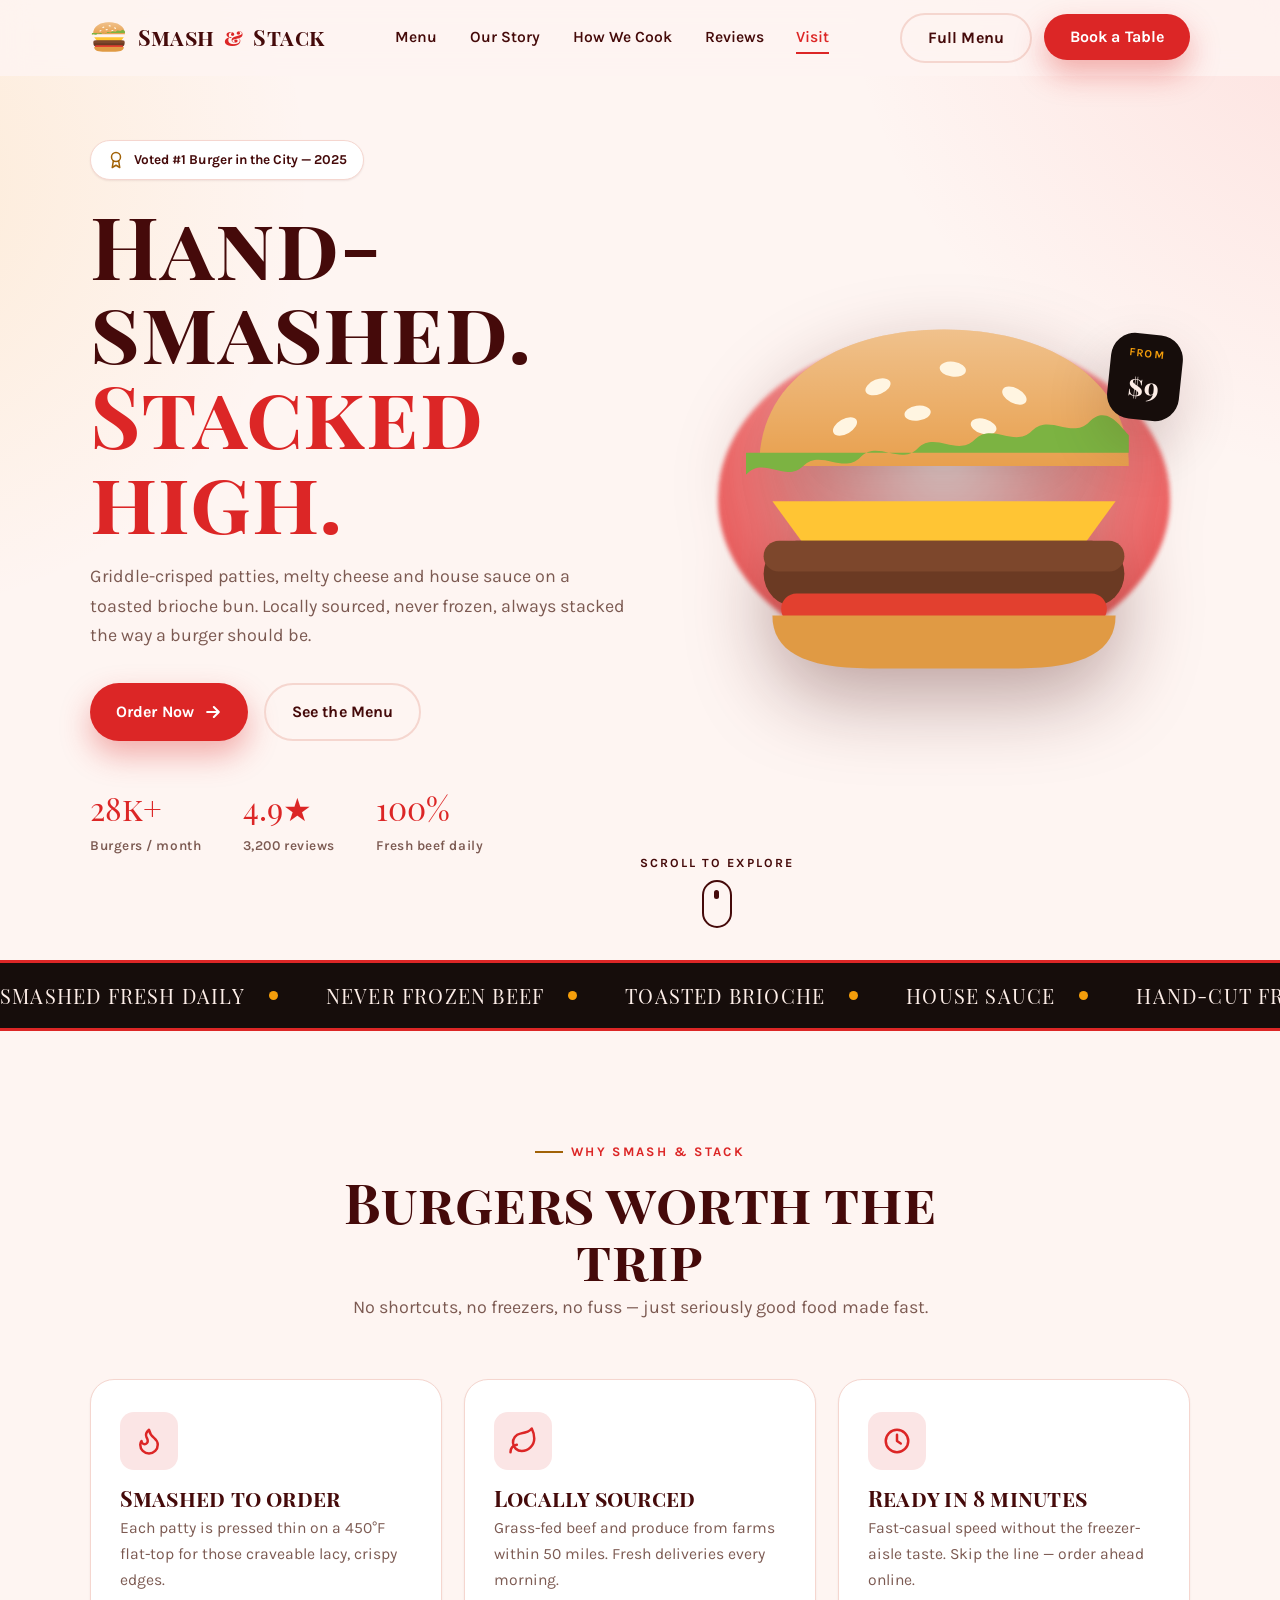
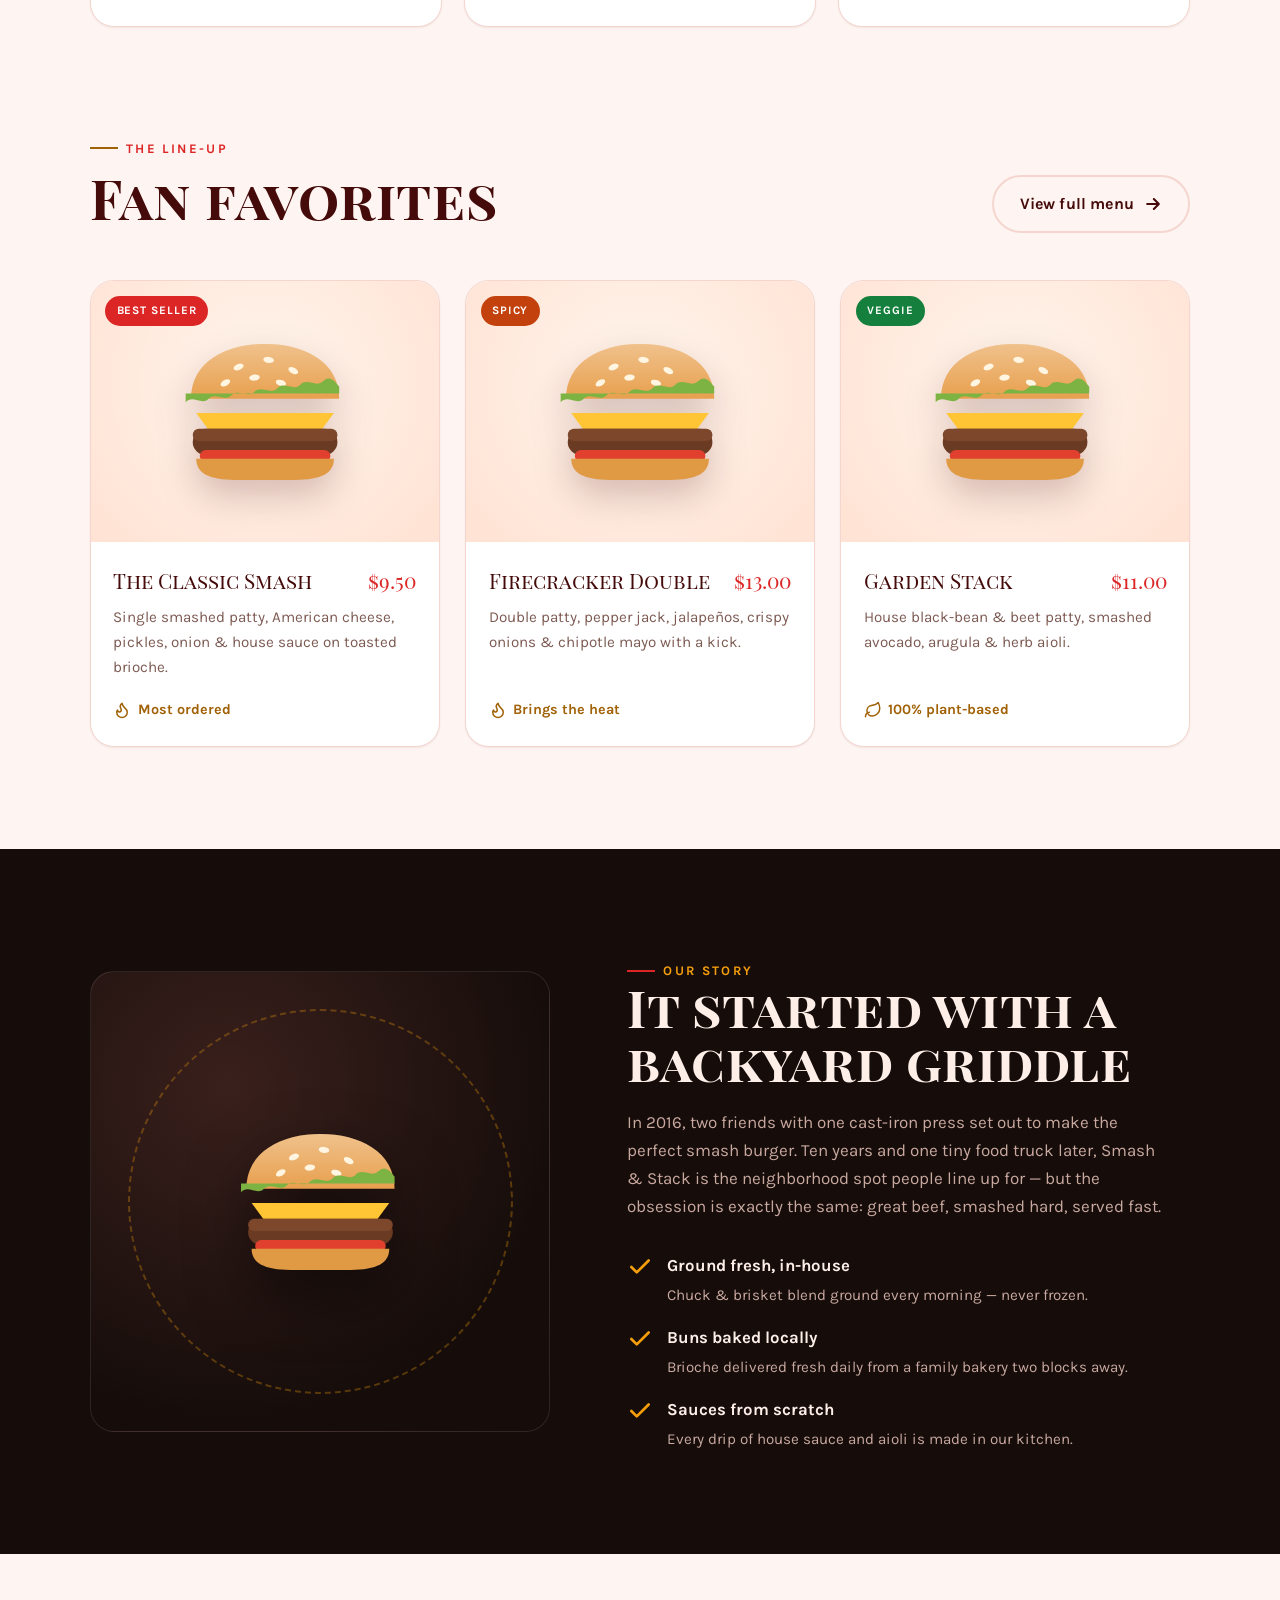
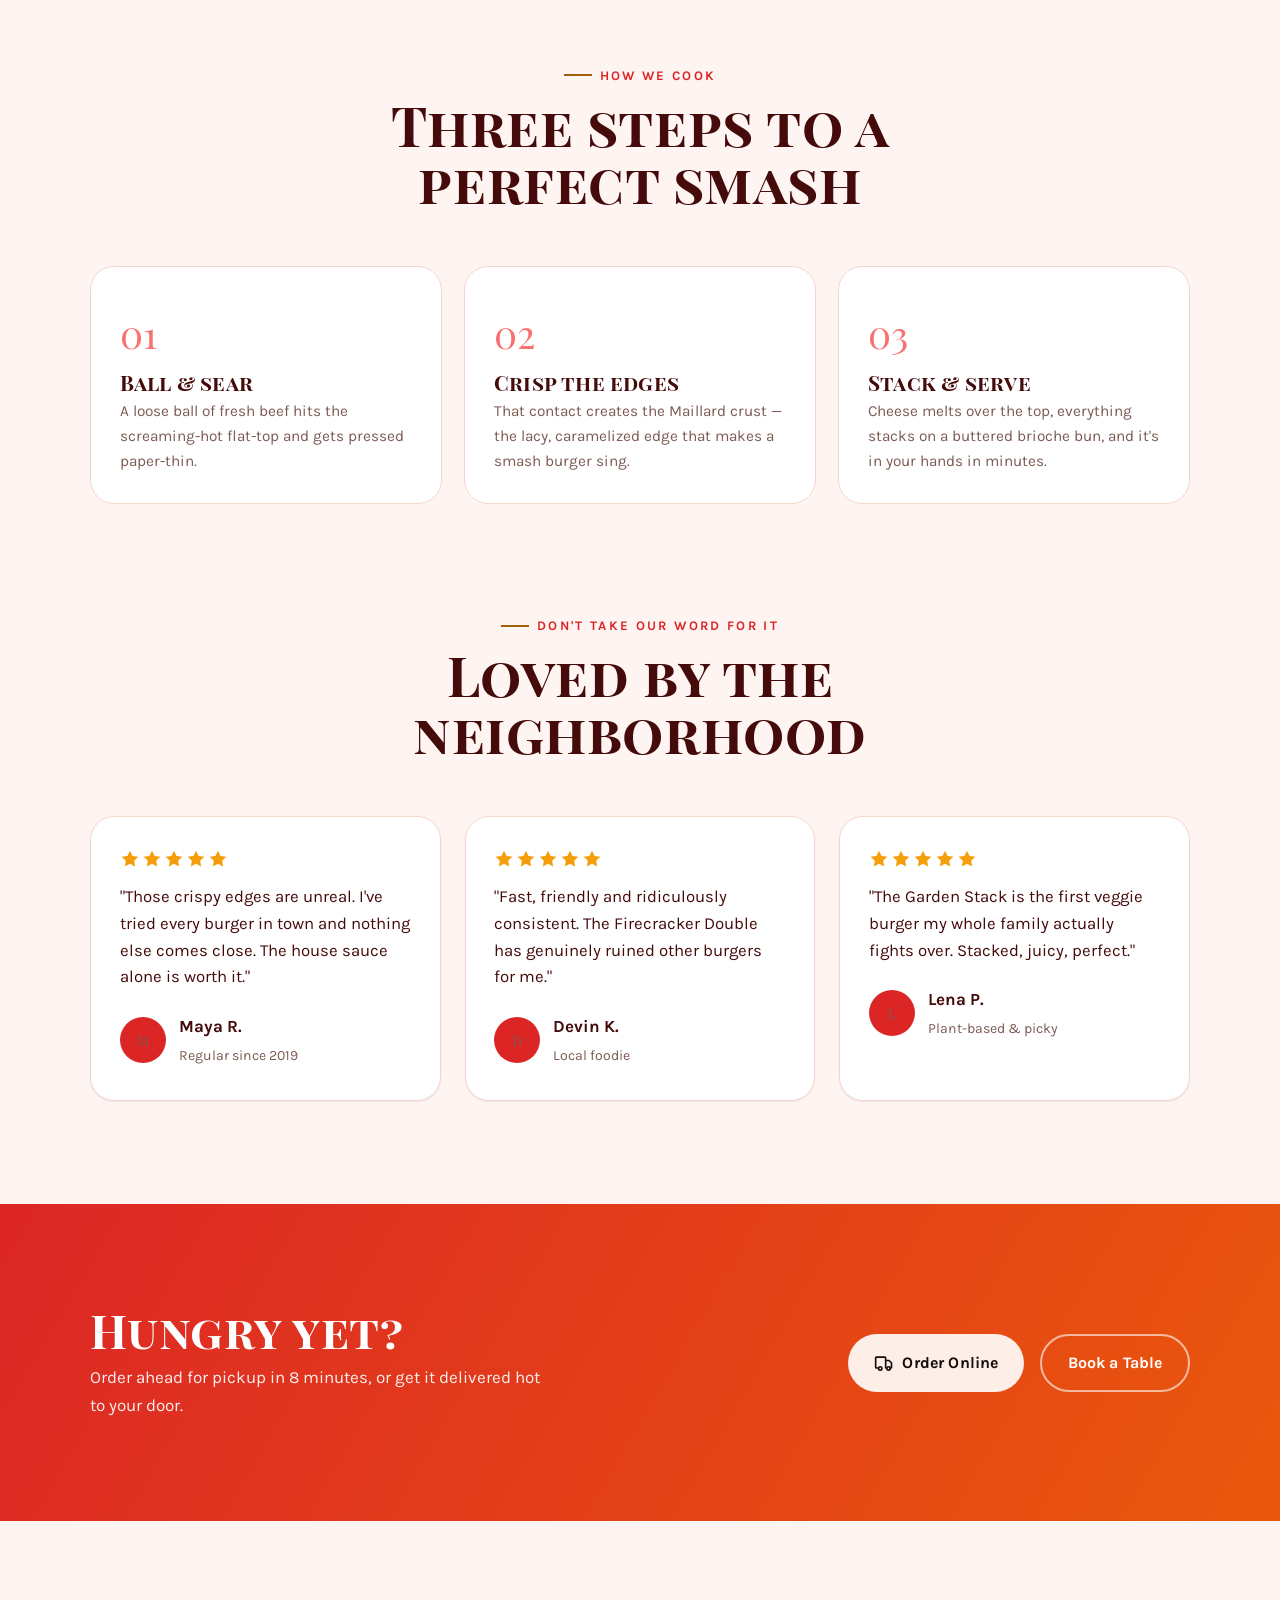
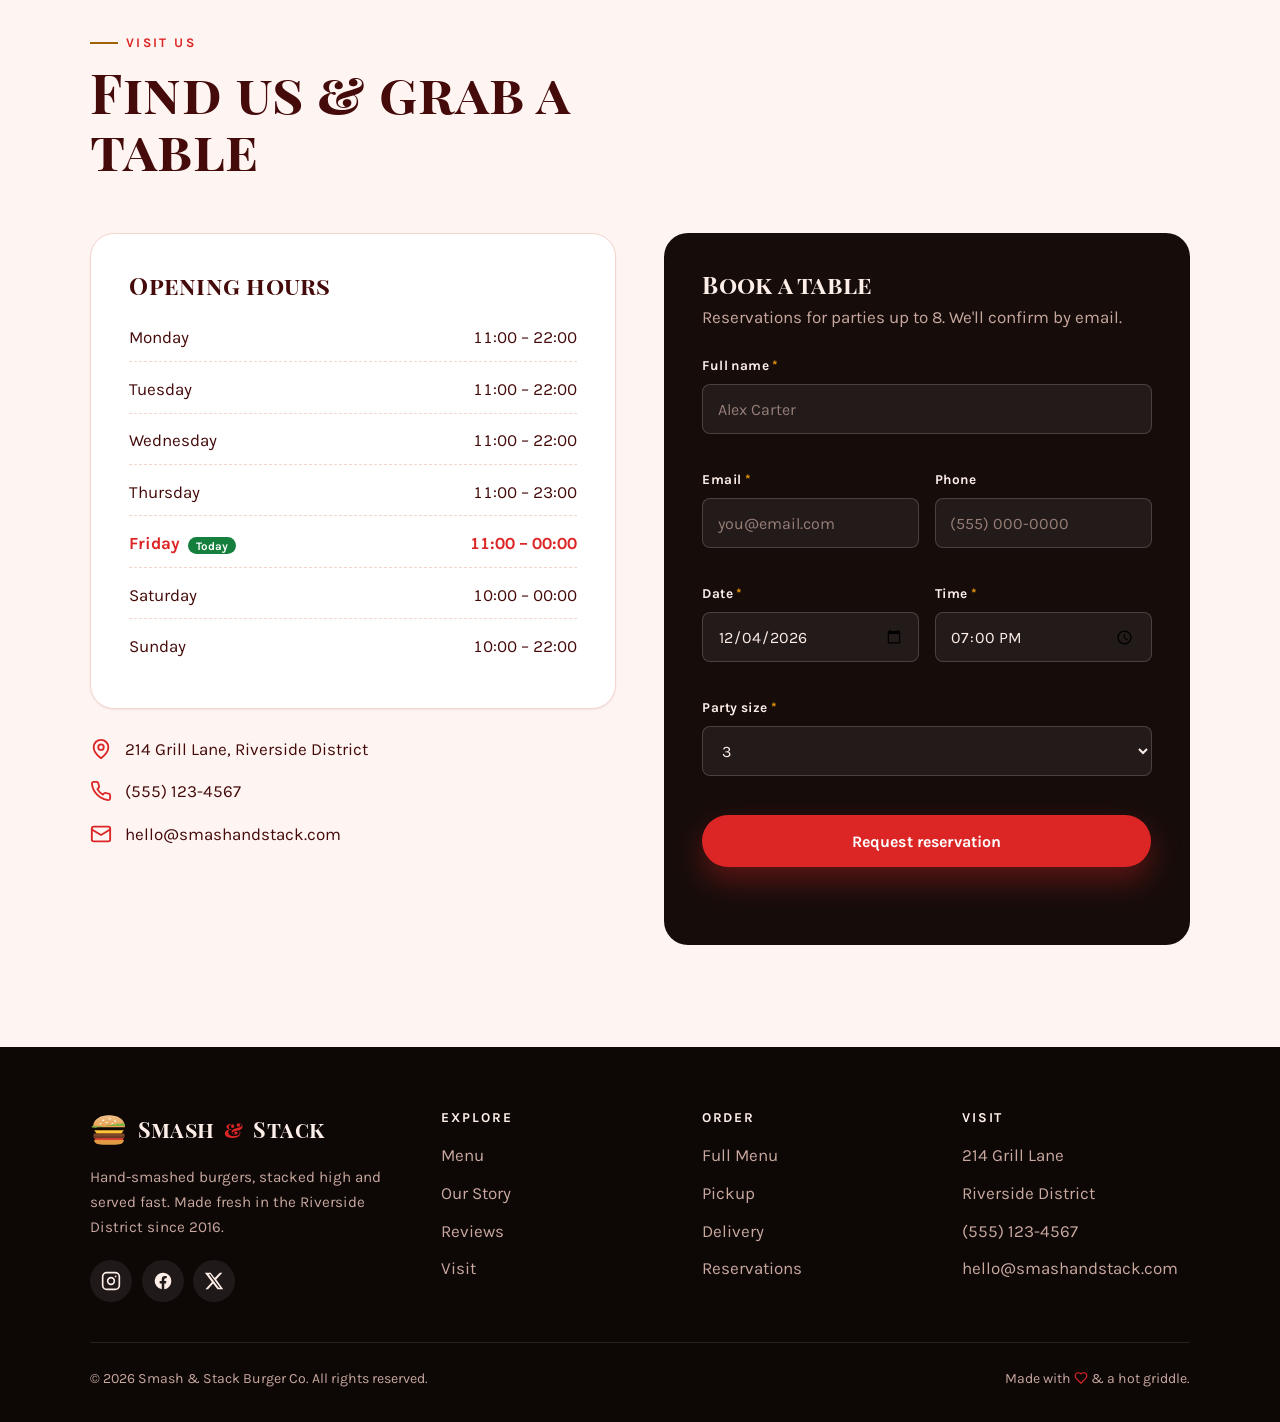
<file: index.html>
<!DOCTYPE html>
<html lang="en">
<head>
  <meta charset="UTF-8" />
  <meta name="viewport" content="width=device-width, initial-scale=1" />
  <title>Smash &amp; Stack — Hand-Smashed Burgers</title>
  <meta name="description" content="Smash &amp; Stack serves hand-smashed, locally-sourced burgers with crispy edges and stacked-high flavor. Dine in, take out, or order online." />
  <meta name="theme-color" content="#dc2626" />

  <!-- Fonts -->
  <link rel="preconnect" href="https://fonts.googleapis.com" />
  <link rel="preconnect" href="https://fonts.gstatic.com" crossorigin />
  <link href="https://fonts.googleapis.com/css2?family=Karla:wght@300;400;500;600;700&family=Playfair+Display+SC:wght@400;700&display=swap" rel="stylesheet" />

  <link rel="stylesheet" href="css/styles.css" />
  <link rel="icon" href="assets/favicon.svg" type="image/svg+xml" />
</head>
<body>
  <a href="#main" class="btn btn-primary" style="position:absolute;left:-999px;top:0;z-index:200" onfocus="this.style.left='1rem';this.style.top='0.5rem'" onblur="this.style.left='-999px'">Skip to content</a>

  <div class="scroll-progress" id="progress" aria-hidden="true"></div>

  <!-- ============================ SVG SPRITE ========================== -->
  <svg width="0" height="0" style="position:absolute" aria-hidden="true" focusable="false">
    <defs>
      <!-- Burger illustration -->
      <symbol id="ic-burger" viewBox="0 0 200 170">
        <!-- top bun -->
        <path d="M16 70 C16 28 56 8 100 8 C144 8 184 28 184 70 Z" fill="#e8a04e"/>
        <path d="M16 70 C16 28 56 8 100 8 C144 8 184 28 184 70 Z" fill="url(#bunShine)" opacity=".5"/>
        <!-- sesame -->
        <g fill="#fff5e1">
          <ellipse cx="70" cy="34" rx="6" ry="3.4" transform="rotate(-22 70 34)"/>
          <ellipse cx="104" cy="26" rx="6" ry="3.4" transform="rotate(8 104 26)"/>
          <ellipse cx="132" cy="38" rx="6" ry="3.4" transform="rotate(28 132 38)"/>
          <ellipse cx="88" cy="46" rx="6" ry="3.4" transform="rotate(-8 88 46)"/>
          <ellipse cx="118" cy="52" rx="6" ry="3.4" transform="rotate(16 118 52)"/>
          <ellipse cx="55" cy="52" rx="6" ry="3.4" transform="rotate(-30 55 52)"/>
        </g>
        <!-- lettuce -->
        <path d="M10 74c8-9 18 4 26-4s18 4 26-4 18 4 26-4 18 4 26-4 18 4 26-4 18 4 26-4 14 2 18 6v8H10Z" fill="#7cb342"/>
        <!-- cheese -->
        <path d="M22 86h156l-16 22c-3 4-7 6-12 6H50c-5 0-9-2-12-6Z" fill="#ffc534"/>
        <path d="M40 110l10 16M150 110l-8 14M96 112l2 16" stroke="#f5a623" stroke-width="3" stroke-linecap="round" fill="none" opacity=".55"/>
        <!-- patty -->
        <rect x="18" y="104" width="164" height="30" rx="15" fill="#6b3a23"/>
        <rect x="18" y="104" width="164" height="14" rx="7" fill="#7d472c"/>
        <!-- tomato -->
        <rect x="26" y="128" width="148" height="14" rx="7" fill="#e2402f"/>
        <!-- bottom bun -->
        <path d="M22 138h156c0 16-14 24-44 24H66c-30 0-44-8-44-24Z" fill="#e09a44"/>
      </symbol>

      <linearGradient id="bunShine" x1="0" y1="0" x2="0" y2="1">
        <stop offset="0" stop-color="#fff" stop-opacity=".7"/>
        <stop offset="1" stop-color="#fff" stop-opacity="0"/>
      </linearGradient>

      <!-- Icons (stroke, 24px) -->
      <symbol id="i-flame" viewBox="0 0 24 24" fill="none" stroke="currentColor" stroke-width="2" stroke-linecap="round" stroke-linejoin="round"><path d="M8.5 14.5A2.5 2.5 0 0 0 11 12c0-1.38-.5-2-1-3-1.072-2.143-.224-4.054 2-6 .5 2.5 2 4.9 4 6.5 2 1.6 3 3.5 3 5.5a7 7 0 1 1-14 0c0-1.153.433-2.294 1-3a2.5 2.5 0 0 0 2.5 2.5z"/></symbol>
      <symbol id="i-leaf" viewBox="0 0 24 24" fill="none" stroke="currentColor" stroke-width="2" stroke-linecap="round" stroke-linejoin="round"><path d="M11 20A7 7 0 0 1 9.8 6.1C15.5 5 17 4.48 19 2c1 2 2 4.18 2 8 0 5.5-4.78 10-10 10Z"/><path d="M2 21c0-3 1.85-5.36 5.08-6"/></symbol>
      <symbol id="i-clock" viewBox="0 0 24 24" fill="none" stroke="currentColor" stroke-width="2" stroke-linecap="round" stroke-linejoin="round"><circle cx="12" cy="12" r="9"/><path d="M12 7v5l3 2"/></symbol>
      <symbol id="i-truck" viewBox="0 0 24 24" fill="none" stroke="currentColor" stroke-width="2" stroke-linecap="round" stroke-linejoin="round"><path d="M14 18V6a1 1 0 0 0-1-1H3a1 1 0 0 0-1 1v11a1 1 0 0 0 1 1h2"/><path d="M14 9h4l3 3v5a1 1 0 0 1-1 1h-1"/><circle cx="7.5" cy="18.5" r="2"/><circle cx="17.5" cy="18.5" r="2"/></symbol>
      <symbol id="i-star" viewBox="0 0 24 24" fill="currentColor"><path d="m12 2 3.09 6.26L22 9.27l-5 4.87 1.18 6.88L12 17.77l-6.18 3.25L7 14.14 2 9.27l6.91-1.01z"/></symbol>
      <symbol id="i-check" viewBox="0 0 24 24" fill="none" stroke="currentColor" stroke-width="2.5" stroke-linecap="round" stroke-linejoin="round"><path d="M20 6 9 17l-5-5"/></symbol>
      <symbol id="i-arrow" viewBox="0 0 24 24" fill="none" stroke="currentColor" stroke-width="2.5" stroke-linecap="round" stroke-linejoin="round"><path d="M5 12h14M13 6l6 6-6 6"/></symbol>
      <symbol id="i-pin" viewBox="0 0 24 24" fill="none" stroke="currentColor" stroke-width="2" stroke-linecap="round" stroke-linejoin="round"><path d="M20 10c0 6-8 12-8 12s-8-6-8-12a8 8 0 0 1 16 0Z"/><circle cx="12" cy="10" r="3"/></symbol>
      <symbol id="i-phone" viewBox="0 0 24 24" fill="none" stroke="currentColor" stroke-width="2" stroke-linecap="round" stroke-linejoin="round"><path d="M22 16.92v3a2 2 0 0 1-2.18 2 19.79 19.79 0 0 1-8.63-3.07 19.5 19.5 0 0 1-6-6 19.79 19.79 0 0 1-3.07-8.67A2 2 0 0 1 4.11 2h3a2 2 0 0 1 2 1.72c.13.96.36 1.9.7 2.81a2 2 0 0 1-.45 2.11L8.09 9.91a16 16 0 0 0 6 6l1.27-1.27a2 2 0 0 1 2.11-.45c.91.34 1.85.57 2.81.7A2 2 0 0 1 22 16.92Z"/></symbol>
      <symbol id="i-mail" viewBox="0 0 24 24" fill="none" stroke="currentColor" stroke-width="2" stroke-linecap="round" stroke-linejoin="round"><rect x="2" y="4" width="20" height="16" rx="2"/><path d="m22 7-10 6L2 7"/></symbol>
      <symbol id="i-menu" viewBox="0 0 24 24" fill="none" stroke="currentColor" stroke-width="2.2" stroke-linecap="round"><path d="M4 6h16M4 12h16M4 18h16"/></symbol>
      <symbol id="i-close" viewBox="0 0 24 24" fill="none" stroke="currentColor" stroke-width="2.2" stroke-linecap="round"><path d="M6 6l12 12M18 6 6 18"/></symbol>
      <symbol id="i-award" viewBox="0 0 24 24" fill="none" stroke="currentColor" stroke-width="2" stroke-linecap="round" stroke-linejoin="round"><circle cx="12" cy="8" r="6"/><path d="M15.477 12.89 17 22l-5-3-5 3 1.523-9.11"/></symbol>
      <symbol id="i-heart" viewBox="0 0 24 24" fill="none" stroke="currentColor" stroke-width="2" stroke-linecap="round" stroke-linejoin="round"><path d="M19 14c1.49-1.46 3-3.21 3-5.5A5.5 5.5 0 0 0 16.5 3c-1.76 0-3 .5-4.5 2-1.5-1.5-2.74-2-4.5-2A5.5 5.5 0 0 0 2 8.5c0 2.3 1.5 4.05 3 5.5l7 7Z"/></symbol>
      <symbol id="i-ig" viewBox="0 0 24 24" fill="none" stroke="currentColor" stroke-width="2" stroke-linecap="round" stroke-linejoin="round"><rect x="2" y="2" width="20" height="20" rx="5"/><circle cx="12" cy="12" r="4"/><path d="M17.5 6.5h.01"/></symbol>
      <symbol id="i-fb" viewBox="0 0 24 24" fill="currentColor"><path d="M22 12a10 10 0 1 0-11.5 9.9v-7H8v-2.9h2.5V9.8c0-2.5 1.5-3.9 3.8-3.9 1.1 0 2.2.2 2.2.2v2.5h-1.3c-1.2 0-1.6.8-1.6 1.6v1.9H16l-.4 2.9h-2.1v7A10 10 0 0 0 22 12Z"/></symbol>
      <symbol id="i-x" viewBox="0 0 24 24" fill="currentColor"><path d="M18.9 2H22l-7.3 8.3L23 22h-6.8l-5.3-6.9L4.8 22H1.7l7.8-8.9L1 2h7l4.8 6.3Zm-1.2 18h1.7L7.4 3.8H5.6Z"/></symbol>
    </defs>
  </svg>

  <!-- ============================== NAV ============================== -->
  <header class="nav" id="nav">
    <div class="container nav__inner">
      <a class="brand" href="index.html" aria-label="Smash and Stack home">
        <svg class="brand__mark" aria-hidden="true"><use href="#ic-burger"/></svg>
        Smash<b>&amp;</b>Stack
      </a>

      <nav class="nav__links" id="navLinks" aria-label="Primary">
        <a href="#menu">Menu</a>
        <a href="#about">Our Story</a>
        <a href="#how">How We Cook</a>
        <a href="#reviews">Reviews</a>
        <a href="#visit">Visit</a>
      </nav>

      <div class="nav__cta">
        <a href="menu.html" class="btn btn-ghost">Full Menu</a>
        <a href="#reserve" class="btn btn-primary">Book a Table</a>
        <button class="nav__toggle" id="navToggle" aria-label="Open menu" aria-expanded="false" aria-controls="navLinks">
          <svg aria-hidden="true"><use href="#i-menu" id="toggleIcon"/></svg>
        </button>
      </div>
    </div>
  </header>

  <main id="main">
    <!-- ============================ HERO ============================ -->
    <section class="hero">
      <div class="container hero__grid">
        <div class="hero__copy">
          <span class="hero__badge"><svg aria-hidden="true"><use href="#i-award"/></svg> Voted #1 Burger in the City — 2025</span>
          <h1>Hand-smashed.<br /><span class="flame">Stacked high.</span></h1>
          <p class="lead">Griddle-crisped patties, melty cheese and house sauce on a toasted brioche bun. Locally sourced, never frozen, always stacked the way a burger should be.</p>
          <div class="hero__actions">
            <a href="menu.html" class="btn btn-primary">Order Now <svg aria-hidden="true"><use href="#i-arrow"/></svg></a>
            <a href="#menu" class="btn btn-ghost">See the Menu</a>
          </div>
          <div class="hero__stats">
            <div><div class="stat__num">28k+</div><div class="stat__label">Burgers / month</div></div>
            <div><div class="stat__num">4.9★</div><div class="stat__label">3,200 reviews</div></div>
            <div><div class="stat__num">100%</div><div class="stat__label">Fresh beef daily</div></div>
          </div>
        </div>

        <div class="hero__art">
          <div class="disc" aria-hidden="true"></div>
          <svg class="burger" viewBox="0 0 200 170" role="img" aria-label="The Smash &amp; Stack signature double burger"><use href="#ic-burger"/></svg>
          <div class="price-tag" aria-hidden="true"><small>FROM</small><b>$9</b></div>
        </div>
      </div>

      <a href="#discover" class="scroll-cue" id="scrollCue" aria-label="Scroll to explore">
        <span>Scroll to explore</span>
        <span class="scroll-cue__dot" aria-hidden="true"></span>
      </a>
    </section>

    <!-- =========================== MARQUEE ========================== -->
    <div class="marquee" aria-hidden="true">
      <div class="marquee__track">
        <span>SMASHED FRESH DAILY</span><span>NEVER FROZEN BEEF</span><span>TOASTED BRIOCHE</span><span>HOUSE SAUCE</span><span>HAND-CUT FRIES</span>
        <span>SMASHED FRESH DAILY</span><span>NEVER FROZEN BEEF</span><span>TOASTED BRIOCHE</span><span>HOUSE SAUCE</span><span>HAND-CUT FRIES</span>
      </div>
    </div>

    <!-- =========================== FEATURES ========================= -->
    <section class="section" id="discover">
      <div class="container">
        <div class="section-head center reveal">
          <span class="eyebrow">Why Smash &amp; Stack</span>
          <h2 class="section-title">Burgers worth the trip</h2>
          <p class="lead">No shortcuts, no freezers, no fuss — just seriously good food made fast.</p>
        </div>
        <div class="features__grid">
          <article class="feature reveal">
            <div class="feature__icon"><svg aria-hidden="true"><use href="#i-flame"/></svg></div>
            <h3>Smashed to order</h3>
            <p>Each patty is pressed thin on a 450°F flat-top for those craveable lacy, crispy edges.</p>
          </article>
          <article class="feature reveal">
            <div class="feature__icon"><svg aria-hidden="true"><use href="#i-leaf"/></svg></div>
            <h3>Locally sourced</h3>
            <p>Grass-fed beef and produce from farms within 50 miles. Fresh deliveries every morning.</p>
          </article>
          <article class="feature reveal">
            <div class="feature__icon"><svg aria-hidden="true"><use href="#i-clock"/></svg></div>
            <h3>Ready in 8 minutes</h3>
            <p>Fast-casual speed without the freezer-aisle taste. Skip the line — order ahead online.</p>
          </article>
        </div>
      </div>
    </section>

    <!-- ========================= MENU PREVIEW ======================= -->
    <section class="section" id="menu" style="padding-top:0">
      <div class="container">
        <div class="menu-preview__head reveal">
          <div>
            <span class="eyebrow">The Line-up</span>
            <h2 class="section-title">Fan favorites</h2>
          </div>
          <a href="menu.html" class="btn btn-ghost">View full menu <svg aria-hidden="true"><use href="#i-arrow"/></svg></a>
        </div>

        <div class="menu-grid">
          <article class="card reveal">
            <div class="card__media"><span class="card__tag">Best Seller</span><svg class="burger" aria-hidden="true"><use href="#ic-burger"/></svg></div>
            <div class="card__body">
              <div class="card__row"><span class="card__name">The Classic Smash</span><span class="card__price">$9.50</span></div>
              <p class="card__desc">Single smashed patty, American cheese, pickles, onion &amp; house sauce on toasted brioche.</p>
              <div class="card__foot"><svg aria-hidden="true"><use href="#i-flame"/></svg> Most ordered</div>
            </div>
          </article>

          <article class="card reveal">
            <div class="card__media"><span class="card__tag spicy">Spicy</span><svg class="burger" aria-hidden="true"><use href="#ic-burger"/></svg></div>
            <div class="card__body">
              <div class="card__row"><span class="card__name">Firecracker Double</span><span class="card__price">$13.00</span></div>
              <p class="card__desc">Double patty, pepper jack, jalapeños, crispy onions &amp; chipotle mayo with a kick.</p>
              <div class="card__foot"><svg aria-hidden="true"><use href="#i-flame"/></svg> Brings the heat</div>
            </div>
          </article>

          <article class="card reveal">
            <div class="card__media"><span class="card__tag veg">Veggie</span><svg class="burger" aria-hidden="true"><use href="#ic-burger"/></svg></div>
            <div class="card__body">
              <div class="card__row"><span class="card__name">Garden Stack</span><span class="card__price">$11.00</span></div>
              <p class="card__desc">House black-bean &amp; beet patty, smashed avocado, arugula &amp; herb aioli.</p>
              <div class="card__foot"><svg aria-hidden="true"><use href="#i-leaf"/></svg> 100% plant-based</div>
            </div>
          </article>
        </div>
      </div>
    </section>

    <!-- ============================ ABOUT =========================== -->
    <section class="section about" id="about">
      <div class="container about__grid">
        <div class="about__visual reveal" aria-hidden="true">
          <div class="ring"></div>
          <svg class="burger"><use href="#ic-burger"/></svg>
        </div>
        <div class="reveal">
          <span class="eyebrow">Our Story</span>
          <h2>It started with a backyard griddle</h2>
          <p>In 2016, two friends with one cast-iron press set out to make the perfect smash burger. Ten years and one tiny food truck later, Smash &amp; Stack is the neighborhood spot people line up for — but the obsession is exactly the same: great beef, smashed hard, served fast.</p>
          <ul class="about__points">
            <li><svg aria-hidden="true"><use href="#i-check"/></svg><div><b>Ground fresh, in-house</b><span>Chuck &amp; brisket blend ground every morning — never frozen.</span></div></li>
            <li><svg aria-hidden="true"><use href="#i-check"/></svg><div><b>Buns baked locally</b><span>Brioche delivered fresh daily from a family bakery two blocks away.</span></div></li>
            <li><svg aria-hidden="true"><use href="#i-check"/></svg><div><b>Sauces from scratch</b><span>Every drip of house sauce and aioli is made in our kitchen.</span></div></li>
          </ul>
        </div>
      </div>
    </section>

    <!-- ============================= HOW ============================ -->
    <section class="section" id="how">
      <div class="container">
        <div class="section-head center reveal">
          <span class="eyebrow">How We Cook</span>
          <h2 class="section-title">Three steps to a perfect smash</h2>
        </div>
        <div class="steps">
          <article class="step reveal"><h3>Ball &amp; sear</h3><p>A loose ball of fresh beef hits the screaming-hot flat-top and gets pressed paper-thin.</p></article>
          <article class="step reveal"><h3>Crisp the edges</h3><p>That contact creates the Maillard crust — the lacy, caramelized edge that makes a smash burger sing.</p></article>
          <article class="step reveal"><h3>Stack &amp; serve</h3><p>Cheese melts over the top, everything stacks on a buttered brioche bun, and it's in your hands in minutes.</p></article>
        </div>
      </div>
    </section>

    <!-- ========================= TESTIMONIALS ======================= -->
    <section class="section" id="reviews" style="padding-top:0">
      <div class="container">
        <div class="section-head center reveal">
          <span class="eyebrow">Don't take our word for it</span>
          <h2 class="section-title">Loved by the neighborhood</h2>
        </div>
        <div class="testi-grid">
          <figure class="testi reveal">
            <div class="testi__stars" aria-label="5 out of 5 stars"><svg aria-hidden="true"><use href="#i-star"/></svg><svg aria-hidden="true"><use href="#i-star"/></svg><svg aria-hidden="true"><use href="#i-star"/></svg><svg aria-hidden="true"><use href="#i-star"/></svg><svg aria-hidden="true"><use href="#i-star"/></svg></div>
            <blockquote>"Those crispy edges are unreal. I've tried every burger in town and nothing else comes close. The house sauce alone is worth it."</blockquote>
            <figcaption class="testi__by"><span class="testi__avatar">M</span><div><b>Maya R.</b><span>Regular since 2019</span></div></figcaption>
          </figure>
          <figure class="testi reveal">
            <div class="testi__stars" aria-label="5 out of 5 stars"><svg aria-hidden="true"><use href="#i-star"/></svg><svg aria-hidden="true"><use href="#i-star"/></svg><svg aria-hidden="true"><use href="#i-star"/></svg><svg aria-hidden="true"><use href="#i-star"/></svg><svg aria-hidden="true"><use href="#i-star"/></svg></div>
            <blockquote>"Fast, friendly and ridiculously consistent. The Firecracker Double has genuinely ruined other burgers for me."</blockquote>
            <figcaption class="testi__by"><span class="testi__avatar">D</span><div><b>Devin K.</b><span>Local foodie</span></div></figcaption>
          </figure>
          <figure class="testi reveal">
            <div class="testi__stars" aria-label="5 out of 5 stars"><svg aria-hidden="true"><use href="#i-star"/></svg><svg aria-hidden="true"><use href="#i-star"/></svg><svg aria-hidden="true"><use href="#i-star"/></svg><svg aria-hidden="true"><use href="#i-star"/></svg><svg aria-hidden="true"><use href="#i-star"/></svg></div>
            <blockquote>"The Garden Stack is the first veggie burger my whole family actually fights over. Stacked, juicy, perfect."</blockquote>
            <figcaption class="testi__by"><span class="testi__avatar">L</span><div><b>Lena P.</b><span>Plant-based &amp; picky</span></div></figcaption>
          </figure>
        </div>
      </div>
    </section>

    <!-- =========================== CTA BAND ========================= -->
    <section class="section cta-band">
      <div class="container cta-band__inner">
        <div>
          <h2>Hungry yet?</h2>
          <p>Order ahead for pickup in 8 minutes, or get it delivered hot to your door.</p>
        </div>
        <div style="display:flex;gap:1rem;flex-wrap:wrap">
          <a href="menu.html" class="btn btn-light"><svg aria-hidden="true"><use href="#i-truck"/></svg> Order Online</a>
          <a href="#reserve" class="btn btn-ghost" style="color:#fff;border-color:rgba(255,255,255,.6)">Book a Table</a>
        </div>
      </div>
    </section>

    <!-- ======================= VISIT / RESERVE ====================== -->
    <section class="section" id="visit">
      <div class="container">
        <div class="section-head reveal">
          <span class="eyebrow">Visit Us</span>
          <h2 class="section-title">Find us &amp; grab a table</h2>
        </div>

        <div class="visit__grid">
          <div class="reveal">
            <div class="hours-card">
              <h3>Opening hours</h3>
              <ul class="hours" id="hours">
                <li data-day="1"><span>Monday</span><span>11:00 – 22:00</span></li>
                <li data-day="2"><span>Tuesday</span><span>11:00 – 22:00</span></li>
                <li data-day="3"><span>Wednesday</span><span>11:00 – 22:00</span></li>
                <li data-day="4"><span>Thursday</span><span>11:00 – 23:00</span></li>
                <li data-day="5"><span>Friday</span><span>11:00 – 00:00</span></li>
                <li data-day="6"><span>Saturday</span><span>10:00 – 00:00</span></li>
                <li data-day="0"><span>Sunday</span><span>10:00 – 22:00</span></li>
              </ul>
            </div>
            <ul class="contact-list">
              <li><svg aria-hidden="true"><use href="#i-pin"/></svg> 214 Grill Lane, Riverside District</li>
              <li><svg aria-hidden="true"><use href="#i-phone"/></svg> <a href="tel:+15551234567">(555) 123-4567</a></li>
              <li><svg aria-hidden="true"><use href="#i-mail"/></svg> <a href="mailto:hello@smashandstack.com">hello@smashandstack.com</a></li>
            </ul>
          </div>

          <div class="reveal">
            <form class="reserve" id="reserve" novalidate>
              <h3>Book a table</h3>
              <p class="sub">Reservations for parties up to 8. We'll confirm by email.</p>
              <div class="form-grid">
                <div class="field full">
                  <label for="r-name">Full name <span class="req">*</span></label>
                  <input type="text" id="r-name" name="name" autocomplete="name" required placeholder="Alex Carter" />
                  <span class="error-msg" data-for="r-name"></span>
                </div>
                <div class="field">
                  <label for="r-email">Email <span class="req">*</span></label>
                  <input type="email" id="r-email" name="email" autocomplete="email" required placeholder="you@email.com" />
                  <span class="error-msg" data-for="r-email"></span>
                </div>
                <div class="field">
                  <label for="r-phone">Phone</label>
                  <input type="tel" id="r-phone" name="phone" autocomplete="tel" placeholder="(555) 000-0000" />
                  <span class="error-msg" data-for="r-phone"></span>
                </div>
                <div class="field">
                  <label for="r-date">Date <span class="req">*</span></label>
                  <input type="date" id="r-date" name="date" required />
                  <span class="error-msg" data-for="r-date"></span>
                </div>
                <div class="field">
                  <label for="r-time">Time <span class="req">*</span></label>
                  <input type="time" id="r-time" name="time" required value="19:00" />
                  <span class="error-msg" data-for="r-time"></span>
                </div>
                <div class="field full">
                  <label for="r-guests">Party size <span class="req">*</span></label>
                  <select id="r-guests" name="guests" required>
                    <option value="">Select…</option>
                    <option>1</option><option>2</option><option selected>3</option><option>4</option>
                    <option>5</option><option>6</option><option>7</option><option>8</option>
                  </select>
                  <span class="error-msg" data-for="r-guests"></span>
                </div>
              </div>
              <button type="submit" class="btn btn-primary btn-block" style="margin-top:1.2rem">Request reservation</button>
              <p class="form-status" id="formStatus" role="status" aria-live="polite"></p>
            </form>
          </div>
        </div>
      </div>
    </section>
  </main>

  <!-- ============================ FOOTER =========================== -->
  <footer class="footer">
    <div class="container">
      <div class="footer__grid">
        <div>
          <span class="brand"><svg class="brand__mark" aria-hidden="true"><use href="#ic-burger"/></svg> Smash<b style="color:var(--color-primary)">&amp;</b>Stack</span>
          <p>Hand-smashed burgers, stacked high and served fast. Made fresh in the Riverside District since 2016.</p>
          <div class="socials">
            <a href="#" aria-label="Instagram"><svg aria-hidden="true"><use href="#i-ig"/></svg></a>
            <a href="#" aria-label="Facebook"><svg aria-hidden="true"><use href="#i-fb"/></svg></a>
            <a href="#" aria-label="X"><svg aria-hidden="true"><use href="#i-x"/></svg></a>
          </div>
        </div>
        <div>
          <h4>Explore</h4>
          <ul>
            <li><a href="#menu">Menu</a></li>
            <li><a href="#about">Our Story</a></li>
            <li><a href="#reviews">Reviews</a></li>
            <li><a href="#visit">Visit</a></li>
          </ul>
        </div>
        <div>
          <h4>Order</h4>
          <ul>
            <li><a href="menu.html">Full Menu</a></li>
            <li><a href="menu.html">Pickup</a></li>
            <li><a href="menu.html">Delivery</a></li>
            <li><a href="#reserve">Reservations</a></li>
          </ul>
        </div>
        <div>
          <h4>Visit</h4>
          <ul>
            <li>214 Grill Lane</li>
            <li>Riverside District</li>
            <li><a href="tel:+15551234567">(555) 123-4567</a></li>
            <li><a href="mailto:hello@smashandstack.com">hello@smashandstack.com</a></li>
          </ul>
        </div>
      </div>
      <div class="footer__bottom">
        <span>© <span id="year"></span> Smash &amp; Stack Burger Co. All rights reserved.</span>
        <span>Made with <svg style="width:14px;height:14px;display:inline;vertical-align:-2px;color:var(--color-primary)" aria-hidden="true"><use href="#i-heart"/></svg> &amp; a hot griddle.</span>
      </div>
    </div>
  </footer>

  <script src="js/main.js"></script>
</body>
</html>
</file>
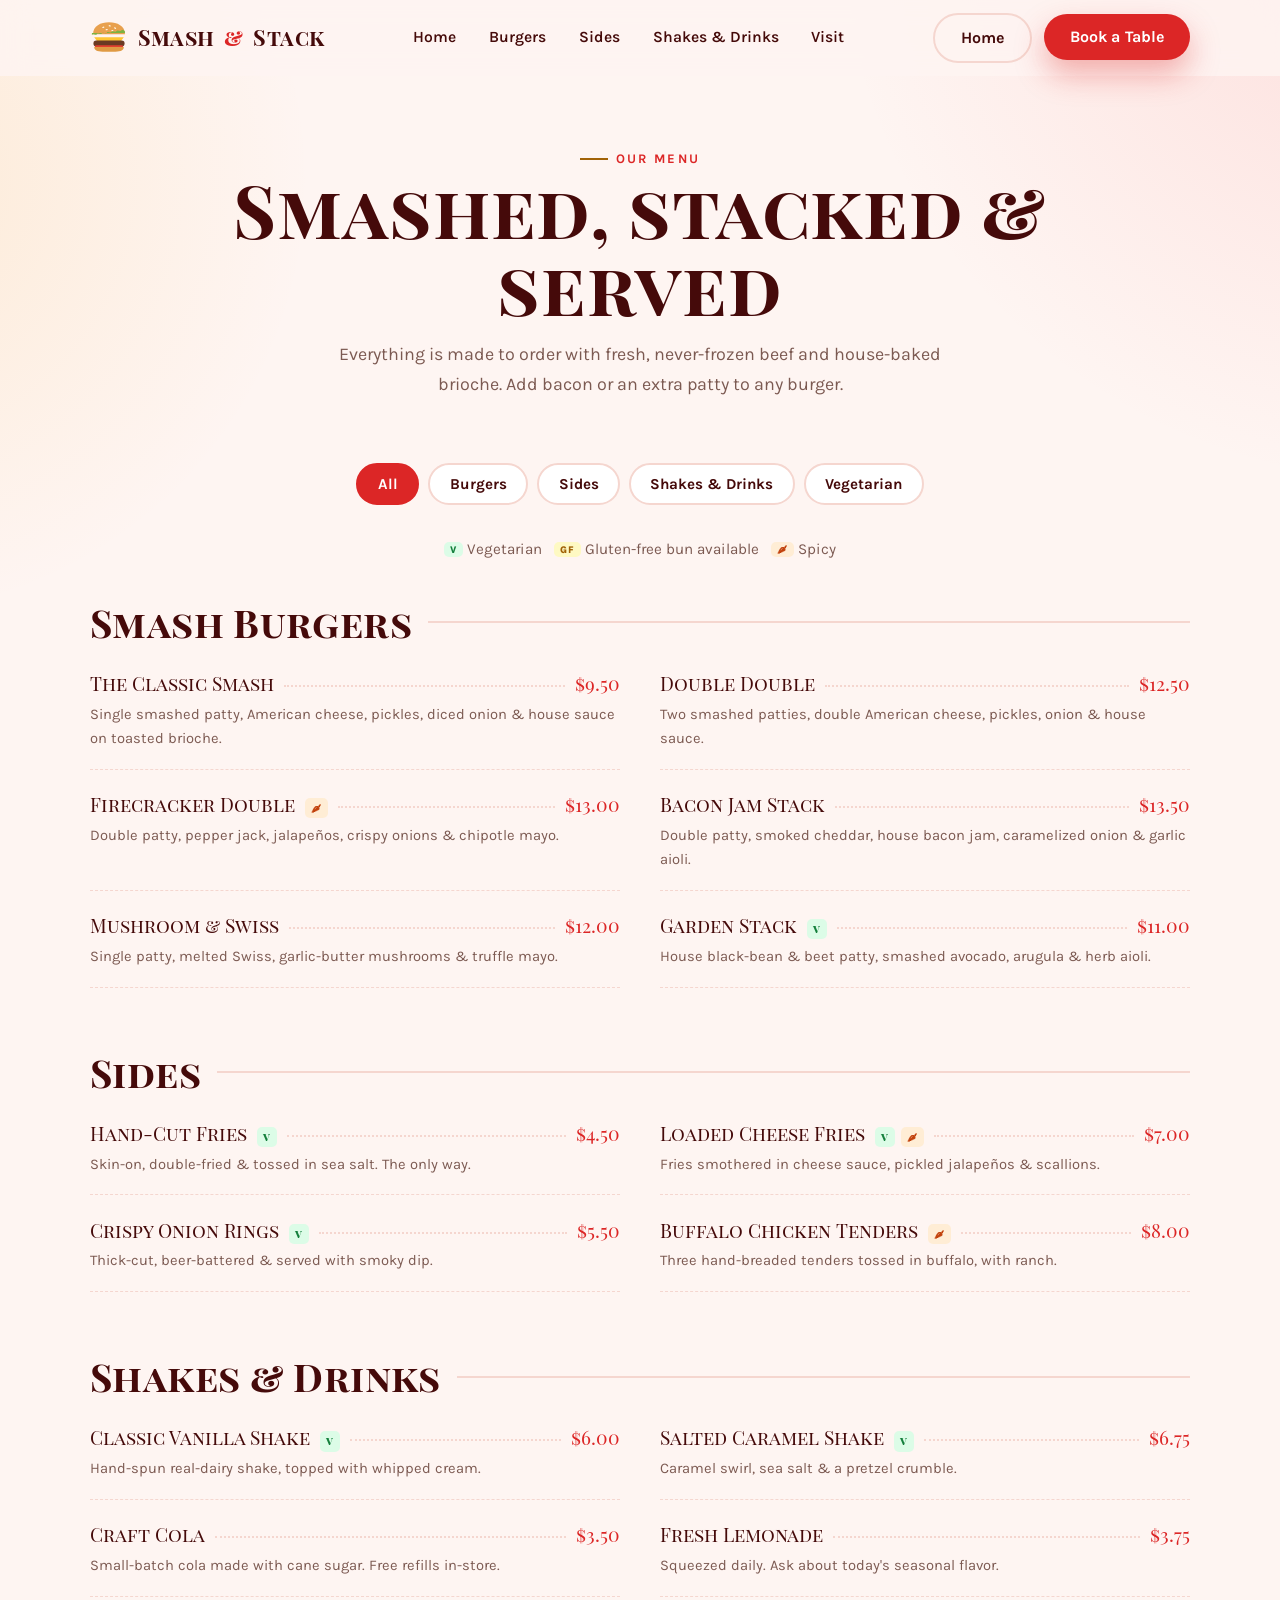
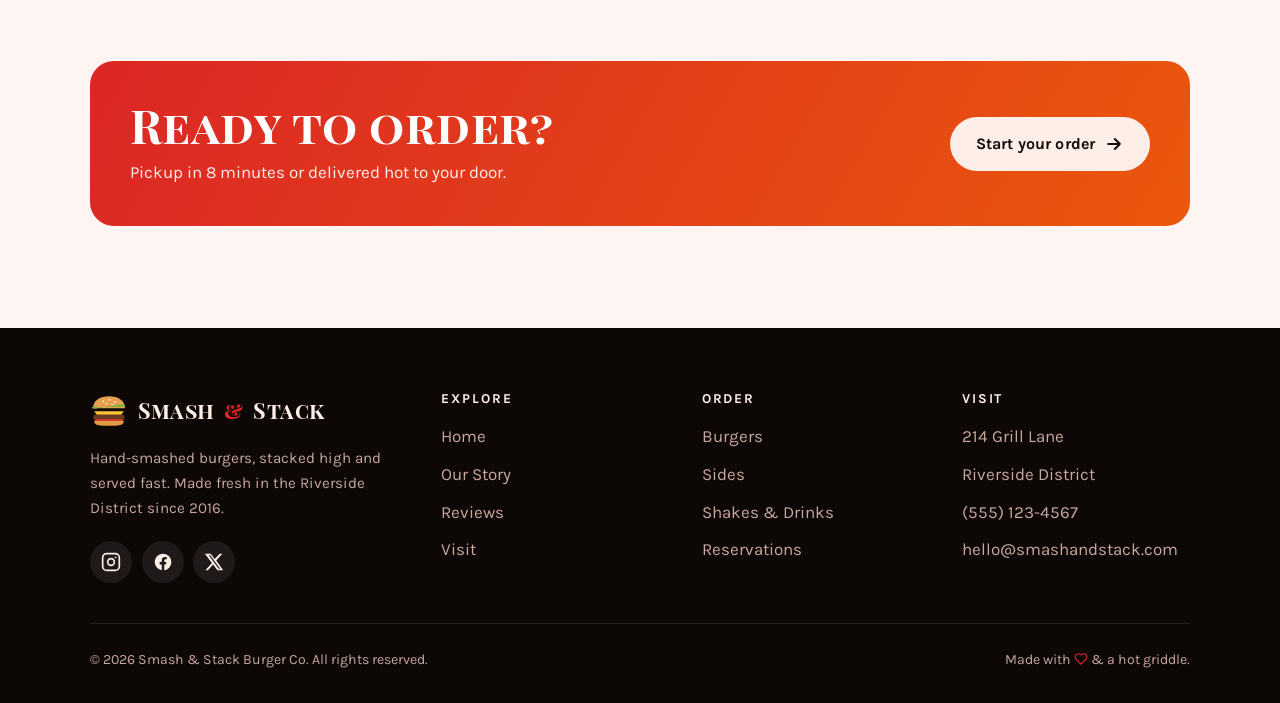
<file: menu.html>
<!DOCTYPE html>
<html lang="en">
<head>
  <meta charset="UTF-8" />
  <meta name="viewport" content="width=device-width, initial-scale=1" />
  <title>Menu — Smash &amp; Stack</title>
  <meta name="description" content="The full Smash &amp; Stack menu: smash burgers, plant-based stacks, hand-cut sides, shakes and drinks." />
  <meta name="theme-color" content="#dc2626" />

  <link rel="preconnect" href="https://fonts.googleapis.com" />
  <link rel="preconnect" href="https://fonts.gstatic.com" crossorigin />
  <link href="https://fonts.googleapis.com/css2?family=Karla:wght@300;400;500;600;700&family=Playfair+Display+SC:wght@400;700&display=swap" rel="stylesheet" />
  <link rel="stylesheet" href="css/styles.css" />
  <link rel="icon" href="assets/favicon.svg" type="image/svg+xml" />
</head>
<body>
  <a href="#main" class="btn btn-primary" style="position:absolute;left:-999px;top:0;z-index:200" onfocus="this.style.left='1rem';this.style.top='0.5rem'" onblur="this.style.left='-999px'">Skip to content</a>

  <div class="scroll-progress" id="progress" aria-hidden="true"></div>

  <!-- SVG SPRITE -->
  <svg width="0" height="0" style="position:absolute" aria-hidden="true" focusable="false">
    <defs>
      <symbol id="ic-burger" viewBox="0 0 200 170">
        <path d="M16 70 C16 28 56 8 100 8 C144 8 184 28 184 70 Z" fill="#e8a04e"/>
        <g fill="#fff5e1">
          <ellipse cx="70" cy="34" rx="6" ry="3.4" transform="rotate(-22 70 34)"/>
          <ellipse cx="104" cy="26" rx="6" ry="3.4" transform="rotate(8 104 26)"/>
          <ellipse cx="132" cy="38" rx="6" ry="3.4" transform="rotate(28 132 38)"/>
          <ellipse cx="88" cy="46" rx="6" ry="3.4" transform="rotate(-8 88 46)"/>
          <ellipse cx="118" cy="52" rx="6" ry="3.4" transform="rotate(16 118 52)"/>
        </g>
        <path d="M10 74c8-9 18 4 26-4s18 4 26-4 18 4 26-4 18 4 26-4 18 4 26-4 18 4 26-4 14 2 18 6v8H10Z" fill="#7cb342"/>
        <path d="M22 86h156l-16 22c-3 4-7 6-12 6H50c-5 0-9-2-12-6Z" fill="#ffc534"/>
        <rect x="18" y="104" width="164" height="30" rx="15" fill="#6b3a23"/>
        <rect x="26" y="128" width="148" height="14" rx="7" fill="#e2402f"/>
        <path d="M22 138h156c0 16-14 24-44 24H66c-30 0-44-8-44-24Z" fill="#e09a44"/>
      </symbol>
      <symbol id="i-arrow" viewBox="0 0 24 24" fill="none" stroke="currentColor" stroke-width="2.5" stroke-linecap="round" stroke-linejoin="round"><path d="M5 12h14M13 6l6 6-6 6"/></symbol>
      <symbol id="i-menu" viewBox="0 0 24 24" fill="none" stroke="currentColor" stroke-width="2.2" stroke-linecap="round"><path d="M4 6h16M4 12h16M4 18h16"/></symbol>
      <symbol id="i-close" viewBox="0 0 24 24" fill="none" stroke="currentColor" stroke-width="2.2" stroke-linecap="round"><path d="M6 6l12 12M18 6 6 18"/></symbol>
      <symbol id="i-heart" viewBox="0 0 24 24" fill="none" stroke="currentColor" stroke-width="2" stroke-linecap="round" stroke-linejoin="round"><path d="M19 14c1.49-1.46 3-3.21 3-5.5A5.5 5.5 0 0 0 16.5 3c-1.76 0-3 .5-4.5 2-1.5-1.5-2.74-2-4.5-2A5.5 5.5 0 0 0 2 8.5c0 2.3 1.5 4.05 3 5.5l7 7Z"/></symbol>
      <symbol id="i-ig" viewBox="0 0 24 24" fill="none" stroke="currentColor" stroke-width="2" stroke-linecap="round" stroke-linejoin="round"><rect x="2" y="2" width="20" height="20" rx="5"/><circle cx="12" cy="12" r="4"/><path d="M17.5 6.5h.01"/></symbol>
      <symbol id="i-fb" viewBox="0 0 24 24" fill="currentColor"><path d="M22 12a10 10 0 1 0-11.5 9.9v-7H8v-2.9h2.5V9.8c0-2.5 1.5-3.9 3.8-3.9 1.1 0 2.2.2 2.2.2v2.5h-1.3c-1.2 0-1.6.8-1.6 1.6v1.9H16l-.4 2.9h-2.1v7A10 10 0 0 0 22 12Z"/></symbol>
      <symbol id="i-x" viewBox="0 0 24 24" fill="currentColor"><path d="M18.9 2H22l-7.3 8.3L23 22h-6.8l-5.3-6.9L4.8 22H1.7l7.8-8.9L1 2h7l4.8 6.3Zm-1.2 18h1.7L7.4 3.8H5.6Z"/></symbol>
    </defs>
  </svg>

  <!-- NAV -->
  <header class="nav" id="nav">
    <div class="container nav__inner">
      <a class="brand" href="index.html" aria-label="Smash and Stack home">
        <svg class="brand__mark" aria-hidden="true"><use href="#ic-burger"/></svg>
        Smash<b>&amp;</b>Stack
      </a>
      <nav class="nav__links" id="navLinks" aria-label="Primary">
        <a href="index.html#menu">Home</a>
        <a href="#burgers">Burgers</a>
        <a href="#sides">Sides</a>
        <a href="#drinks">Shakes &amp; Drinks</a>
        <a href="index.html#visit">Visit</a>
      </nav>
      <div class="nav__cta">
        <a href="index.html" class="btn btn-ghost">Home</a>
        <a href="index.html#reserve" class="btn btn-primary">Book a Table</a>
        <button class="nav__toggle" id="navToggle" aria-label="Open menu" aria-expanded="false" aria-controls="navLinks">
          <svg aria-hidden="true"><use href="#i-menu" id="toggleIcon"/></svg>
        </button>
      </div>
    </div>
  </header>

  <main id="main">
    <!-- PAGE HERO -->
    <section class="page-hero">
      <div class="container">
        <span class="eyebrow" style="justify-content:center">Our Menu</span>
        <h1>Smashed, stacked &amp; served</h1>
        <p class="lead">Everything is made to order with fresh, never-frozen beef and house-baked brioche. Add bacon or an extra patty to any burger.</p>
      </div>
    </section>

    <section class="section" style="padding-top:0">
      <div class="container">
        <!-- Filters -->
        <div class="menu-filters" id="filters" role="tablist" aria-label="Filter menu">
          <button class="chip active" data-filter="all">All</button>
          <button class="chip" data-filter="burgers">Burgers</button>
          <button class="chip" data-filter="sides">Sides</button>
          <button class="chip" data-filter="drinks">Shakes &amp; Drinks</button>
          <button class="chip" data-filter="veg">Vegetarian</button>
        </div>

        <p class="lead" style="text-align:center;margin:-1rem auto 2.5rem;font-size:0.95rem">
          <span class="diet v">V</span> Vegetarian &nbsp;
          <span class="diet gf">GF</span> Gluten-free bun available &nbsp;
          <span class="diet s">🌶</span> Spicy
        </p>

        <!-- BURGERS -->
        <div class="menu-section" id="burgers" data-cat="burgers">
          <h2 class="menu-section__title">Smash Burgers</h2>
          <div class="menu-list">
            <article class="menu-item" data-tags="burgers">
              <div class="menu-item__info">
                <div class="menu-item__top"><span class="menu-item__name">The Classic Smash</span><span class="menu-item__dots"></span><span class="menu-item__price">$9.50</span></div>
                <p class="menu-item__desc">Single smashed patty, American cheese, pickles, diced onion &amp; house sauce on toasted brioche.</p>
              </div>
            </article>
            <article class="menu-item" data-tags="burgers">
              <div class="menu-item__info">
                <div class="menu-item__top"><span class="menu-item__name">Double Double</span><span class="menu-item__dots"></span><span class="menu-item__price">$12.50</span></div>
                <p class="menu-item__desc">Two smashed patties, double American cheese, pickles, onion &amp; house sauce.</p>
              </div>
            </article>
            <article class="menu-item" data-tags="burgers s">
              <div class="menu-item__info">
                <div class="menu-item__top"><span class="menu-item__name">Firecracker Double <span class="menu-item__badges"><span class="diet s">🌶</span></span></span><span class="menu-item__dots"></span><span class="menu-item__price">$13.00</span></div>
                <p class="menu-item__desc">Double patty, pepper jack, jalapeños, crispy onions &amp; chipotle mayo.</p>
              </div>
            </article>
            <article class="menu-item" data-tags="burgers">
              <div class="menu-item__info">
                <div class="menu-item__top"><span class="menu-item__name">Bacon Jam Stack</span><span class="menu-item__dots"></span><span class="menu-item__price">$13.50</span></div>
                <p class="menu-item__desc">Double patty, smoked cheddar, house bacon jam, caramelized onion &amp; garlic aioli.</p>
              </div>
            </article>
            <article class="menu-item" data-tags="burgers">
              <div class="menu-item__info">
                <div class="menu-item__top"><span class="menu-item__name">Mushroom &amp; Swiss</span><span class="menu-item__dots"></span><span class="menu-item__price">$12.00</span></div>
                <p class="menu-item__desc">Single patty, melted Swiss, garlic-butter mushrooms &amp; truffle mayo.</p>
              </div>
            </article>
            <article class="menu-item" data-tags="burgers veg">
              <div class="menu-item__info">
                <div class="menu-item__top"><span class="menu-item__name">Garden Stack <span class="menu-item__badges"><span class="diet v">V</span></span></span><span class="menu-item__dots"></span><span class="menu-item__price">$11.00</span></div>
                <p class="menu-item__desc">House black-bean &amp; beet patty, smashed avocado, arugula &amp; herb aioli.</p>
              </div>
            </article>
          </div>
        </div>

        <!-- SIDES -->
        <div class="menu-section" id="sides" data-cat="sides">
          <h2 class="menu-section__title">Sides</h2>
          <div class="menu-list">
            <article class="menu-item" data-tags="sides veg">
              <div class="menu-item__info">
                <div class="menu-item__top"><span class="menu-item__name">Hand-Cut Fries <span class="menu-item__badges"><span class="diet v">V</span></span></span><span class="menu-item__dots"></span><span class="menu-item__price">$4.50</span></div>
                <p class="menu-item__desc">Skin-on, double-fried &amp; tossed in sea salt. The only way.</p>
              </div>
            </article>
            <article class="menu-item" data-tags="sides veg s">
              <div class="menu-item__info">
                <div class="menu-item__top"><span class="menu-item__name">Loaded Cheese Fries <span class="menu-item__badges"><span class="diet v">V</span><span class="diet s">🌶</span></span></span><span class="menu-item__dots"></span><span class="menu-item__price">$7.00</span></div>
                <p class="menu-item__desc">Fries smothered in cheese sauce, pickled jalapeños &amp; scallions.</p>
              </div>
            </article>
            <article class="menu-item" data-tags="sides veg">
              <div class="menu-item__info">
                <div class="menu-item__top"><span class="menu-item__name">Crispy Onion Rings <span class="menu-item__badges"><span class="diet v">V</span></span></span><span class="menu-item__dots"></span><span class="menu-item__price">$5.50</span></div>
                <p class="menu-item__desc">Thick-cut, beer-battered &amp; served with smoky dip.</p>
              </div>
            </article>
            <article class="menu-item" data-tags="sides">
              <div class="menu-item__info">
                <div class="menu-item__top"><span class="menu-item__name">Buffalo Chicken Tenders <span class="menu-item__badges"><span class="diet s">🌶</span></span></span><span class="menu-item__dots"></span><span class="menu-item__price">$8.00</span></div>
                <p class="menu-item__desc">Three hand-breaded tenders tossed in buffalo, with ranch.</p>
              </div>
            </article>
          </div>
        </div>

        <!-- DRINKS -->
        <div class="menu-section" id="drinks" data-cat="drinks">
          <h2 class="menu-section__title">Shakes &amp; Drinks</h2>
          <div class="menu-list">
            <article class="menu-item" data-tags="drinks veg">
              <div class="menu-item__info">
                <div class="menu-item__top"><span class="menu-item__name">Classic Vanilla Shake <span class="menu-item__badges"><span class="diet v">V</span></span></span><span class="menu-item__dots"></span><span class="menu-item__price">$6.00</span></div>
                <p class="menu-item__desc">Hand-spun real-dairy shake, topped with whipped cream.</p>
              </div>
            </article>
            <article class="menu-item" data-tags="drinks veg">
              <div class="menu-item__info">
                <div class="menu-item__top"><span class="menu-item__name">Salted Caramel Shake <span class="menu-item__badges"><span class="diet v">V</span></span></span><span class="menu-item__dots"></span><span class="menu-item__price">$6.75</span></div>
                <p class="menu-item__desc">Caramel swirl, sea salt &amp; a pretzel crumble.</p>
              </div>
            </article>
            <article class="menu-item" data-tags="drinks veg">
              <div class="menu-item__info">
                <div class="menu-item__top"><span class="menu-item__name">Craft Cola</span><span class="menu-item__dots"></span><span class="menu-item__price">$3.50</span></div>
                <p class="menu-item__desc">Small-batch cola made with cane sugar. Free refills in-store.</p>
              </div>
            </article>
            <article class="menu-item" data-tags="drinks veg">
              <div class="menu-item__info">
                <div class="menu-item__top"><span class="menu-item__name">Fresh Lemonade</span><span class="menu-item__dots"></span><span class="menu-item__price">$3.75</span></div>
                <p class="menu-item__desc">Squeezed daily. Ask about today's seasonal flavor.</p>
              </div>
            </article>
          </div>
        </div>

        <p class="lead" id="noResults" style="display:none;text-align:center;margin-inline:auto">No items in this category — try another filter.</p>

        <!-- CTA -->
        <div class="cta-band" style="border-radius:var(--radius-lg);margin-top:2rem">
          <div class="container cta-band__inner" style="padding-block:2.5rem">
            <div><h2>Ready to order?</h2><p>Pickup in 8 minutes or delivered hot to your door.</p></div>
            <a href="#" class="btn btn-light">Start your order <svg aria-hidden="true"><use href="#i-arrow"/></svg></a>
          </div>
        </div>
      </div>
    </section>
  </main>

  <!-- FOOTER -->
  <footer class="footer">
    <div class="container">
      <div class="footer__grid">
        <div>
          <span class="brand"><svg class="brand__mark" aria-hidden="true"><use href="#ic-burger"/></svg> Smash<b style="color:var(--color-primary)">&amp;</b>Stack</span>
          <p>Hand-smashed burgers, stacked high and served fast. Made fresh in the Riverside District since 2016.</p>
          <div class="socials">
            <a href="#" aria-label="Instagram"><svg aria-hidden="true"><use href="#i-ig"/></svg></a>
            <a href="#" aria-label="Facebook"><svg aria-hidden="true"><use href="#i-fb"/></svg></a>
            <a href="#" aria-label="X"><svg aria-hidden="true"><use href="#i-x"/></svg></a>
          </div>
        </div>
        <div>
          <h4>Explore</h4>
          <ul>
            <li><a href="index.html#menu">Home</a></li>
            <li><a href="index.html#about">Our Story</a></li>
            <li><a href="index.html#reviews">Reviews</a></li>
            <li><a href="index.html#visit">Visit</a></li>
          </ul>
        </div>
        <div>
          <h4>Order</h4>
          <ul>
            <li><a href="#burgers">Burgers</a></li>
            <li><a href="#sides">Sides</a></li>
            <li><a href="#drinks">Shakes &amp; Drinks</a></li>
            <li><a href="index.html#reserve">Reservations</a></li>
          </ul>
        </div>
        <div>
          <h4>Visit</h4>
          <ul>
            <li>214 Grill Lane</li>
            <li>Riverside District</li>
            <li><a href="tel:+15551234567">(555) 123-4567</a></li>
            <li><a href="mailto:hello@smashandstack.com">hello@smashandstack.com</a></li>
          </ul>
        </div>
      </div>
      <div class="footer__bottom">
        <span>© <span id="year"></span> Smash &amp; Stack Burger Co. All rights reserved.</span>
        <span>Made with <svg style="width:14px;height:14px;display:inline;vertical-align:-2px;color:var(--color-primary)" aria-hidden="true"><use href="#i-heart"/></svg> &amp; a hot griddle.</span>
      </div>
    </div>
  </footer>

  <script src="js/main.js"></script>
  <script src="js/menu.js"></script>
</body>
</html>
</file>
<file: css/styles.css>
/* =========================================================================
   SMASH & STACK — Burger Co.
   Design system: "Vibrant & Block-based"
   Palette: appetizing red + warm gold on warm cream
   Type: Playfair Display SC (display) / Karla (body)
   ========================================================================= */

/* ----------------------------- Design Tokens ---------------------------- */
:root {
  /* Brand color */
  --color-primary: #dc2626;
  --color-primary-600: #b91c1c;
  --color-on-primary: #ffffff;
  --color-secondary: #f87171;
  --color-accent: #a16207;        /* warm gold, AA on cream */
  --color-accent-bright: #f59e0b; /* gold for dark surfaces */

  /* Surfaces */
  --color-background: #fef5f2;
  --color-surface: #ffffff;
  --color-foreground: #450a0a;
  --color-muted: #f3ece9;
  --color-muted-foreground: #7c5a52;
  --color-border: #f5d6cf;

  /* Char / dark band */
  --color-char: #160d0b;
  --color-char-2: #241413;
  --color-on-char: #fdeee8;
  --color-on-char-muted: #c8a89f;

  /* Status */
  --color-ring: #dc2626;

  /* Type scale */
  --font-display: "Playfair Display SC", Georgia, "Times New Roman", serif;
  --font-body: "Karla", system-ui, -apple-system, "Segoe UI", Roboto, sans-serif;

  /* Spacing rhythm (8pt) */
  --space-1: 0.5rem;
  --space-2: 1rem;
  --space-3: 1.5rem;
  --space-4: 2rem;
  --space-6: 3rem;
  --space-8: 4rem;
  --space-12: 6rem;

  /* Radius */
  --radius-sm: 8px;
  --radius: 14px;
  --radius-lg: 24px;
  --radius-pill: 999px;

  /* Elevation */
  --shadow-sm: 0 1px 2px rgba(69, 10, 10, 0.08);
  --shadow-md: 0 8px 24px rgba(69, 10, 10, 0.12);
  --shadow-lg: 0 24px 60px rgba(69, 10, 10, 0.18);
  --shadow-primary: 0 14px 30px rgba(220, 38, 38, 0.35);

  /* Motion */
  --ease: cubic-bezier(0.22, 1, 0.36, 1);
  --dur: 240ms;

  --container: 1180px;
  --nav-h: 76px;
}

/* ------------------------------- Reset ---------------------------------- */
*,
*::before,
*::after { box-sizing: border-box; }

* { margin: 0; }

html {
  scroll-behavior: smooth;
  scroll-padding-top: var(--nav-h);
  -webkit-text-size-adjust: 100%;
}

body {
  font-family: var(--font-body);
  font-size: 17px;
  line-height: 1.65;
  color: var(--color-foreground);
  background-color: var(--color-background);
  background-image:
    radial-gradient(60rem 60rem at 110% -10%, rgba(248, 113, 113, 0.18), transparent 60%),
    radial-gradient(50rem 50rem at -10% 20%, rgba(245, 158, 11, 0.12), transparent 55%);
  background-attachment: fixed;
  -webkit-font-smoothing: antialiased;
  text-rendering: optimizeLegibility;
  overflow-x: hidden;
}

img, svg { display: block; max-width: 100%; }
svg { height: auto; }

a { color: inherit; text-decoration: none; }

ul { list-style: none; padding: 0; }

button { font-family: inherit; cursor: pointer; border: none; background: none; }

:focus-visible {
  outline: 3px solid var(--color-primary);
  outline-offset: 3px;
  border-radius: 4px;
}

/* ----------------------------- Typography ------------------------------- */
h1, h2, h3, h4 {
  font-family: var(--font-display);
  font-weight: 700;
  line-height: 1.05;
  letter-spacing: 0.01em;
}

.eyebrow {
  display: inline-flex;
  align-items: center;
  gap: 0.5rem;
  font-family: var(--font-body);
  font-weight: 700;
  font-size: 0.82rem;
  letter-spacing: 0.18em;
  text-transform: uppercase;
  color: var(--color-primary);
}
.eyebrow::before {
  content: "";
  width: 28px;
  height: 2px;
  background: var(--color-accent);
  display: inline-block;
}

.section-title {
  font-size: clamp(2.1rem, 5vw, 3.4rem);
  margin: 0.6rem 0 0.4rem;
}

.lead {
  font-size: 1.12rem;
  color: var(--color-muted-foreground);
  max-width: 56ch;
}

/* ------------------------------ Layout ---------------------------------- */
.container {
  width: 100%;
  max-width: var(--container);
  margin-inline: auto;
  padding-inline: clamp(1.1rem, 4vw, 2.5rem);
}

.section { padding-block: clamp(3.5rem, 8vw, 6.5rem); }

.section-head {
  max-width: 640px;
  margin-bottom: clamp(2rem, 5vw, 3.5rem);
}
.section-head.center {
  margin-inline: auto;
  text-align: center;
}
.section-head.center .lead { margin-inline: auto; }

/* ------------------------------ Buttons --------------------------------- */
.btn {
  display: inline-flex;
  align-items: center;
  justify-content: center;
  gap: 0.55rem;
  min-height: 52px;
  padding: 0.85rem 1.6rem;
  border-radius: var(--radius-pill);
  font-weight: 700;
  font-size: 1rem;
  letter-spacing: 0.01em;
  transition: transform var(--dur) var(--ease),
              box-shadow var(--dur) var(--ease),
              background-color var(--dur) var(--ease),
              color var(--dur) var(--ease);
  will-change: transform;
}
.btn svg { width: 20px; height: 20px; }

.btn-primary {
  background: var(--color-primary);
  color: var(--color-on-primary);
  box-shadow: var(--shadow-primary);
}
.btn-primary:hover {
  background: var(--color-primary-600);
  transform: translateY(-3px);
  box-shadow: 0 20px 40px rgba(220, 38, 38, 0.45);
}

.btn-ghost {
  background: transparent;
  color: var(--color-foreground);
  border: 2px solid var(--color-border);
}
.btn-ghost:hover {
  border-color: var(--color-primary);
  color: var(--color-primary);
  transform: translateY(-3px);
}

.btn-light {
  background: var(--color-on-char);
  color: var(--color-char);
}
.btn-light:hover { transform: translateY(-3px); box-shadow: var(--shadow-lg); }

.btn-block { width: 100%; }

/* ------------------------------- Navbar --------------------------------- */
.nav {
  position: sticky;
  top: 0;
  z-index: 100;
  height: var(--nav-h);
  display: flex;
  align-items: center;
  background: color-mix(in srgb, var(--color-background) 82%, transparent);
  backdrop-filter: blur(14px);
  -webkit-backdrop-filter: blur(14px);
  border-bottom: 1px solid transparent;
  transition: border-color var(--dur) var(--ease), box-shadow var(--dur) var(--ease);
}
.nav.scrolled {
  border-bottom-color: var(--color-border);
  box-shadow: var(--shadow-sm);
}
.nav__inner {
  display: flex;
  align-items: center;
  justify-content: space-between;
  gap: 1rem;
  width: 100%;
}
.brand {
  display: inline-flex;
  align-items: center;
  gap: 0.6rem;
  font-family: var(--font-display);
  font-size: 1.35rem;
  font-weight: 700;
  color: var(--color-foreground);
  letter-spacing: 0.02em;
}
.brand__mark {
  width: 38px;
  height: 38px;
  flex: none;
}
.brand b { color: var(--color-primary); }

.nav__links {
  display: flex;
  align-items: center;
  gap: 0.35rem;
}
.nav__links a {
  position: relative;
  padding: 0.55rem 0.85rem;
  font-weight: 600;
  font-size: 0.98rem;
  border-radius: var(--radius-sm);
  color: var(--color-foreground);
  transition: color var(--dur) var(--ease), background-color var(--dur) var(--ease);
}
.nav__links a::after {
  content: "";
  position: absolute;
  left: 0.85rem;
  right: 0.85rem;
  bottom: 0.3rem;
  height: 2px;
  background: var(--color-primary);
  transform: scaleX(0);
  transform-origin: left;
  transition: transform var(--dur) var(--ease);
}
.nav__links a:hover { color: var(--color-primary); }
.nav__links a:hover::after,
.nav__links a.active::after { transform: scaleX(1); }
.nav__links a.active { color: var(--color-primary); }

.nav__cta { display: inline-flex; align-items: center; gap: 0.75rem; }
.nav__cta .btn { min-height: 46px; padding-block: 0.6rem; }

.nav__toggle {
  display: none;
  width: 46px;
  height: 46px;
  border-radius: var(--radius-sm);
  color: var(--color-foreground);
  align-items: center;
  justify-content: center;
}
.nav__toggle svg { width: 26px; height: 26px; }

/* ------------------------------- Hero ----------------------------------- */
.hero {
  position: relative;
  display: flex;
  align-items: center;
  min-height: calc(100svh - var(--nav-h));
  padding-top: clamp(2rem, 6vw, 4rem);
  padding-bottom: clamp(5rem, 8vw, 7rem);
  overflow: hidden;
}
.hero__grid {
  display: grid;
  grid-template-columns: 1.05fr 0.95fr;
  align-items: center;
  gap: clamp(2rem, 5vw, 4rem);
}
.hero__badge {
  display: inline-flex;
  align-items: center;
  gap: 0.55rem;
  padding: 0.5rem 1rem;
  background: var(--color-surface);
  border: 1px solid var(--color-border);
  border-radius: var(--radius-pill);
  font-weight: 700;
  font-size: 0.85rem;
  box-shadow: var(--shadow-sm);
  margin-bottom: 1.4rem;
}
.hero__badge svg { width: 18px; height: 18px; color: var(--color-accent); }
.hero h1 {
  font-size: clamp(2.8rem, 8vw, 5.4rem);
  line-height: 0.98;
}
.hero h1 .flame {
  color: var(--color-primary);
  position: relative;
}
.hero p.lead { margin-top: 1.3rem; }
.hero__actions {
  margin-top: 2rem;
  display: flex;
  flex-wrap: wrap;
  gap: 1rem;
}
.hero__stats {
  margin-top: 2.6rem;
  display: flex;
  gap: clamp(1.2rem, 4vw, 2.6rem);
  flex-wrap: wrap;
}
.stat__num {
  font-family: var(--font-display);
  font-size: 2rem;
  color: var(--color-primary);
}
.stat__label {
  font-size: 0.85rem;
  color: var(--color-muted-foreground);
  font-weight: 600;
  letter-spacing: 0.04em;
}

/* Hero burger visual */
.hero__art {
  position: relative;
  display: grid;
  place-items: center;
}
.hero__art .disc {
  position: absolute;
  inset: 6% 4%;
  background: radial-gradient(circle at 50% 35%, #fff 0%, var(--color-secondary) 60%, var(--color-primary) 100%);
  border-radius: 50%;
  filter: blur(2px);
  opacity: 0.9;
  z-index: 0;
  animation: float 7s var(--ease) infinite alternate;
}
.hero__art .burger {
  position: relative;
  z-index: 1;
  width: min(440px, 90%);
  filter: drop-shadow(0 30px 40px rgba(69, 10, 10, 0.35));
  animation: float 6s var(--ease) infinite alternate;
}
.hero__art .price-tag {
  position: absolute;
  z-index: 2;
  top: 6%;
  right: 2%;
  background: var(--color-char);
  color: var(--color-on-char);
  border-radius: var(--radius-lg);
  padding: 0.7rem 1.1rem;
  text-align: center;
  box-shadow: var(--shadow-lg);
  transform: rotate(6deg);
  animation: float 5s var(--ease) infinite alternate-reverse;
}
.price-tag small { display: block; font-size: 0.7rem; letter-spacing: 0.12em; color: var(--color-accent-bright); font-weight: 700; }
.price-tag b { font-family: var(--font-display); font-size: 1.7rem; }

@keyframes float {
  from { transform: translateY(-10px); }
  to { transform: translateY(12px); }
}

/* ------------------------------ Marquee --------------------------------- */
.marquee {
  background: var(--color-char);
  color: var(--color-on-char);
  padding-block: 1rem;
  overflow: hidden;
  border-block: 3px solid var(--color-primary);
}
.marquee__track {
  display: flex;
  gap: 3rem;
  width: max-content;
  animation: scroll-x 26s linear infinite;
}
.marquee__track span {
  font-family: var(--font-display);
  font-size: 1.25rem;
  letter-spacing: 0.06em;
  display: inline-flex;
  align-items: center;
  gap: 1.5rem;
  white-space: nowrap;
}
.marquee__track span::after {
  content: "";
  width: 9px; height: 9px;
  border-radius: 50%;
  background: var(--color-accent-bright);
}
@keyframes scroll-x {
  from { transform: translateX(0); }
  to { transform: translateX(-50%); }
}

/* ------------------------------ Features -------------------------------- */
.features__grid {
  display: grid;
  grid-template-columns: repeat(3, 1fr);
  gap: 1.4rem;
}
.feature {
  background: var(--color-surface);
  border: 1px solid var(--color-border);
  border-radius: var(--radius-lg);
  padding: 2rem 1.8rem;
  box-shadow: var(--shadow-sm);
  transition: transform var(--dur) var(--ease), box-shadow var(--dur) var(--ease), border-color var(--dur) var(--ease);
}
.feature:hover {
  transform: translateY(-6px);
  box-shadow: var(--shadow-md);
  border-color: var(--color-secondary);
}
.feature__icon {
  width: 58px; height: 58px;
  border-radius: var(--radius);
  display: grid;
  place-items: center;
  background: color-mix(in srgb, var(--color-primary) 12%, white);
  color: var(--color-primary);
  margin-bottom: 1.1rem;
}
.feature__icon svg { width: 30px; height: 30px; }
.feature h3 { font-size: 1.35rem; margin-bottom: 0.4rem; }
.feature p { color: var(--color-muted-foreground); font-size: 0.98rem; }

/* ------------------------------ Menu cards ------------------------------ */
.menu-preview__head {
  display: flex;
  align-items: flex-end;
  justify-content: space-between;
  gap: 1.5rem;
  flex-wrap: wrap;
  margin-bottom: clamp(2rem, 5vw, 3rem);
}
.menu-grid {
  display: grid;
  grid-template-columns: repeat(3, 1fr);
  gap: 1.6rem;
}
.card {
  position: relative;
  background: var(--color-surface);
  border: 1px solid var(--color-border);
  border-radius: var(--radius-lg);
  overflow: hidden;
  box-shadow: var(--shadow-sm);
  transition: transform var(--dur) var(--ease), box-shadow var(--dur) var(--ease);
  display: flex;
  flex-direction: column;
}
.card:hover { transform: translateY(-8px); box-shadow: var(--shadow-lg); }
.card__media {
  position: relative;
  aspect-ratio: 4 / 3;
  display: grid;
  place-items: center;
  background:
    radial-gradient(circle at 50% 40%, #fff5ec, #ffe2d3);
  overflow: hidden;
}
.card:hover .card__media svg.burger { transform: scale(1.06) rotate(-2deg); }
.card__media svg.burger {
  width: 76%;
  filter: drop-shadow(0 16px 18px rgba(69, 10, 10, 0.22));
  transition: transform 320ms var(--ease);
}
.card__tag {
  position: absolute;
  top: 0.9rem; left: 0.9rem;
  background: var(--color-primary);
  color: var(--color-on-primary);
  font-size: 0.72rem;
  font-weight: 700;
  letter-spacing: 0.08em;
  text-transform: uppercase;
  padding: 0.35rem 0.7rem;
  border-radius: var(--radius-pill);
}
.card__tag.veg { background: #15803d; }
.card__tag.spicy { background: #c2410c; }
.card__body {
  padding: 1.3rem 1.4rem 1.5rem;
  display: flex;
  flex-direction: column;
  gap: 0.5rem;
  flex: 1;
}
.card__row {
  display: flex;
  align-items: baseline;
  justify-content: space-between;
  gap: 0.75rem;
}
.card__name { font-family: var(--font-display); font-size: 1.3rem; }
.card__price {
  font-family: var(--font-display);
  font-size: 1.3rem;
  color: var(--color-primary);
  font-variant-numeric: tabular-nums;
  white-space: nowrap;
}
.card__desc { color: var(--color-muted-foreground); font-size: 0.95rem; flex: 1; }
.card__foot {
  margin-top: 0.6rem;
  display: flex;
  align-items: center;
  gap: 0.4rem;
  color: var(--color-accent);
  font-weight: 700;
  font-size: 0.9rem;
}
.card__foot svg { width: 18px; height: 18px; }

/* ------------------------------ About ----------------------------------- */
.about {
  background: var(--color-char);
  color: var(--color-on-char);
}
.about__grid {
  display: grid;
  grid-template-columns: 0.9fr 1.1fr;
  gap: clamp(2rem, 6vw, 5rem);
  align-items: center;
}
.about .eyebrow { color: var(--color-accent-bright); }
.about .eyebrow::before { background: var(--color-primary); }
.about h2 { font-size: clamp(2rem, 5vw, 3.2rem); }
.about p { color: var(--color-on-char-muted); margin-top: 1.2rem; max-width: 54ch; }
.about__points {
  margin-top: 2rem;
  display: grid;
  gap: 1rem;
}
.about__points li {
  display: flex;
  gap: 0.85rem;
  align-items: flex-start;
}
.about__points svg {
  flex: none;
  width: 26px; height: 26px;
  color: var(--color-accent-bright);
  margin-top: 2px;
}
.about__points b { display: block; font-size: 1.05rem; }
.about__points span { color: var(--color-on-char-muted); font-size: 0.95rem; }
.about__visual {
  position: relative;
  aspect-ratio: 1 / 1;
  border-radius: var(--radius-lg);
  background:
    radial-gradient(circle at 30% 25%, #3a201c, #160d0b 70%);
  display: grid;
  place-items: center;
  border: 1px solid rgba(253, 238, 232, 0.1);
  overflow: hidden;
}
.about__visual svg.burger { width: 70%; filter: drop-shadow(0 24px 30px rgba(0,0,0,0.5)); }
.about__visual .ring {
  position: absolute;
  inset: 8%;
  border: 2px dashed rgba(245, 158, 11, 0.3);
  border-radius: 50%;
  animation: spin 40s linear infinite;
}
@keyframes spin { to { transform: rotate(360deg); } }

/* ----------------------------- Steps ------------------------------------ */
.steps {
  display: grid;
  grid-template-columns: repeat(3, 1fr);
  gap: 1.4rem;
  counter-reset: step;
}
.step {
  position: relative;
  padding: 2.2rem 1.8rem 1.8rem;
  background: var(--color-surface);
  border: 1px solid var(--color-border);
  border-radius: var(--radius-lg);
}
.step::before {
  counter-increment: step;
  content: "0" counter(step);
  font-family: var(--font-display);
  font-size: 2.4rem;
  color: var(--color-secondary);
  display: block;
  margin-bottom: 0.4rem;
}
.step h3 { font-size: 1.3rem; margin-bottom: 0.3rem; }
.step p { color: var(--color-muted-foreground); font-size: 0.96rem; }

/* --------------------------- Testimonials ------------------------------- */
.testi-grid {
  display: grid;
  grid-template-columns: repeat(3, 1fr);
  gap: 1.5rem;
}
.testi {
  background: var(--color-surface);
  border: 1px solid var(--color-border);
  border-radius: var(--radius-lg);
  padding: 2rem 1.8rem;
  box-shadow: var(--shadow-sm);
}
.testi__stars { display: flex; gap: 2px; color: var(--color-accent-bright); margin-bottom: 0.9rem; }
.testi__stars svg { width: 20px; height: 20px; }
.testi blockquote { font-size: 1.05rem; line-height: 1.6; }
.testi__by {
  display: flex;
  align-items: center;
  gap: 0.8rem;
  margin-top: 1.3rem;
}
.testi__avatar {
  width: 46px; height: 46px;
  border-radius: 50%;
  background: var(--color-primary);
  color: #fff;
  display: grid;
  place-items: center;
  font-family: var(--font-display);
  font-size: 1.1rem;
}
.testi__by b { display: block; }
.testi__by span { color: var(--color-muted-foreground); font-size: 0.88rem; }

/* ------------------------------- CTA band ------------------------------- */
.cta-band {
  background: linear-gradient(120deg, var(--color-primary), #ea580c);
  color: #fff;
}
.cta-band__inner {
  display: flex;
  align-items: center;
  justify-content: space-between;
  gap: 2rem;
  flex-wrap: wrap;
}
.cta-band h2 { font-size: clamp(1.9rem, 4.5vw, 2.9rem); color: #fff; }
.cta-band p { opacity: 0.92; margin-top: 0.5rem; max-width: 46ch; }

/* ------------------------- Locations / Hours ---------------------------- */
.visit__grid {
  display: grid;
  grid-template-columns: 1fr 1fr;
  gap: clamp(1.5rem, 5vw, 3rem);
  align-items: start;
}
.hours-card {
  background: var(--color-surface);
  border: 1px solid var(--color-border);
  border-radius: var(--radius-lg);
  padding: clamp(1.6rem, 4vw, 2.4rem);
  box-shadow: var(--shadow-sm);
}
.hours-card h3 { font-size: 1.5rem; margin-bottom: 1rem; }
.hours {
  display: grid;
  gap: 0.2rem;
}
.hours li {
  display: flex;
  justify-content: space-between;
  padding: 0.6rem 0;
  border-bottom: 1px dashed var(--color-border);
  font-variant-numeric: tabular-nums;
}
.hours li:last-child { border-bottom: none; }
.hours li.today {
  font-weight: 700;
  color: var(--color-primary);
}
.hours li .badge {
  font-size: 0.72rem;
  background: #15803d;
  color: #fff;
  padding: 0.1rem 0.5rem;
  border-radius: var(--radius-pill);
  margin-left: 0.5rem;
}
.contact-list { margin-top: 1.6rem; display: grid; gap: 0.9rem; }
.contact-list li { display: flex; align-items: center; gap: 0.8rem; }
.contact-list svg { width: 22px; height: 22px; color: var(--color-primary); flex: none; }

/* Reservation form */
.reserve {
  background: var(--color-char);
  color: var(--color-on-char);
  border-radius: var(--radius-lg);
  padding: clamp(1.6rem, 4vw, 2.4rem);
}
.reserve h3 { font-size: 1.5rem; margin-bottom: 0.4rem; }
.reserve p.sub { color: var(--color-on-char-muted); margin-bottom: 1.5rem; }
.form-grid { display: grid; grid-template-columns: 1fr 1fr; gap: 1rem; }
.field { display: flex; flex-direction: column; gap: 0.4rem; }
.field.full { grid-column: 1 / -1; }
.field label { font-size: 0.85rem; font-weight: 700; letter-spacing: 0.03em; }
.field label .req { color: var(--color-accent-bright); }
.field input,
.field select {
  font-family: inherit;
  font-size: 1rem;
  min-height: 50px;
  padding: 0.7rem 0.9rem;
  border-radius: var(--radius-sm);
  border: 1px solid rgba(253, 238, 232, 0.18);
  background: rgba(255, 255, 255, 0.06);
  color: var(--color-on-char);
}
.field input::placeholder { color: rgba(200,168,159,0.7); }
.field input:focus,
.field select:focus {
  outline: none;
  border-color: var(--color-accent-bright);
  box-shadow: 0 0 0 3px rgba(245, 158, 11, 0.25);
}
.field select option { color: #160d0b; }
.field .error-msg {
  font-size: 0.8rem;
  color: #fca5a5;
  min-height: 1em;
}
.field[aria-invalid="true"] input,
.field[aria-invalid="true"] select { border-color: #fca5a5; }
.form-status {
  margin-top: 1rem;
  font-weight: 600;
  min-height: 1.4em;
}
.form-status.success { color: #86efac; }

/* ------------------------------- Footer --------------------------------- */
.footer {
  background: #0d0706;
  color: var(--color-on-char-muted);
  padding-block: clamp(2.5rem, 6vw, 4rem) 2rem;
}
.footer__grid {
  display: grid;
  grid-template-columns: 1.4fr 1fr 1fr 1fr;
  gap: 2rem;
}
.footer .brand { color: var(--color-on-char); margin-bottom: 1rem; }
.footer p { font-size: 0.95rem; max-width: 34ch; }
.footer h4 {
  font-family: var(--font-body);
  font-size: 0.85rem;
  letter-spacing: 0.14em;
  text-transform: uppercase;
  color: var(--color-on-char);
  margin-bottom: 1rem;
}
.footer ul { display: grid; gap: 0.6rem; }
.footer ul a { transition: color var(--dur) var(--ease); }
.footer ul a:hover { color: var(--color-accent-bright); }
.socials { display: flex; gap: 0.6rem; margin-top: 1.2rem; }
.socials a {
  width: 42px; height: 42px;
  border-radius: 50%;
  display: grid;
  place-items: center;
  background: rgba(253, 238, 232, 0.08);
  color: var(--color-on-char);
  transition: background-color var(--dur) var(--ease), transform var(--dur) var(--ease);
}
.socials a:hover { background: var(--color-primary); transform: translateY(-3px); }
.socials svg { width: 20px; height: 20px; }
.footer__bottom {
  margin-top: 2.5rem;
  padding-top: 1.5rem;
  border-top: 1px solid rgba(253, 238, 232, 0.1);
  display: flex;
  justify-content: space-between;
  gap: 1rem;
  flex-wrap: wrap;
  font-size: 0.88rem;
}

/* --------------------------- Menu page bits ----------------------------- */
.page-hero {
  padding-block: clamp(2.5rem, 6vw, 4rem);
  text-align: center;
}
.page-hero h1 { font-size: clamp(2.6rem, 7vw, 4.6rem); }
.page-hero p { margin: 1rem auto 0; }

.menu-filters {
  display: flex;
  flex-wrap: wrap;
  gap: 0.6rem;
  justify-content: center;
  margin-bottom: clamp(2rem, 5vw, 3rem);
}
.chip {
  padding: 0.6rem 1.2rem;
  border-radius: var(--radius-pill);
  border: 2px solid var(--color-border);
  background: var(--color-surface);
  font-weight: 700;
  font-size: 0.95rem;
  color: var(--color-foreground);
  transition: all var(--dur) var(--ease);
}
.chip:hover { border-color: var(--color-secondary); transform: translateY(-2px); }
.chip.active { background: var(--color-primary); color: #fff; border-color: var(--color-primary); }

.menu-section { margin-bottom: clamp(2.5rem, 6vw, 4rem); }
.menu-section__title {
  display: flex;
  align-items: center;
  gap: 1rem;
  font-size: clamp(1.6rem, 4vw, 2.4rem);
  margin-bottom: 1.6rem;
}
.menu-section__title::after {
  content: "";
  flex: 1;
  height: 2px;
  background: var(--color-border);
}
.menu-list { display: grid; grid-template-columns: 1fr 1fr; gap: 1.2rem 2.5rem; }
.menu-item {
  display: flex;
  gap: 1rem;
  padding-bottom: 1.1rem;
  border-bottom: 1px dashed var(--color-border);
}
.menu-item__info { flex: 1; }
.menu-item__top {
  display: flex;
  align-items: baseline;
  gap: 0.6rem;
}
.menu-item__name { font-family: var(--font-display); font-size: 1.2rem; }
.menu-item__dots {
  flex: 1;
  border-bottom: 2px dotted var(--color-border);
  transform: translateY(-4px);
}
.menu-item__price {
  font-family: var(--font-display);
  font-size: 1.2rem;
  color: var(--color-primary);
  font-variant-numeric: tabular-nums;
}
.menu-item__desc { color: var(--color-muted-foreground); font-size: 0.92rem; margin-top: 0.2rem; }
.menu-item__badges { display: inline-flex; gap: 0.35rem; margin-left: 0.3rem; }
.diet {
  font-size: 0.62rem;
  font-weight: 800;
  letter-spacing: 0.06em;
  padding: 0.12rem 0.4rem;
  border-radius: 5px;
  vertical-align: middle;
}
.diet.v { background: #dcfce7; color: #15803d; }
.diet.gf { background: #fef9c3; color: #a16207; }
.diet.s { background: #ffedd5; color: #c2410c; }

/* ------------------------------ Reveal ---------------------------------- */
.reveal {
  opacity: 0;
  transform: translateY(28px);
  transition: opacity 0.7s var(--ease), transform 0.7s var(--ease);
}
.reveal.in { opacity: 1; transform: none; }

/* ----------------------------- Responsive ------------------------------- */
@media (max-width: 960px) {
  .hero__grid { grid-template-columns: 1fr; }
  .hero__art { order: -1; max-width: 460px; margin-inline: auto; }
  .features__grid,
  .menu-grid,
  .steps,
  .testi-grid { grid-template-columns: repeat(2, 1fr); }
  .about__grid,
  .visit__grid,
  .footer__grid { grid-template-columns: 1fr; }
  .about__visual { max-width: 420px; }
  .footer__grid { gap: 2.5rem; }
  .menu-list { grid-template-columns: 1fr; }
}

@media (max-width: 760px) {
  .nav__links, .nav__cta .btn-ghost { display: none; }
  .nav__toggle { display: inline-flex; }

  .nav__links.open {
    display: flex;
    position: absolute;
    top: var(--nav-h);
    left: 0;
    right: 0;
    flex-direction: column;
    align-items: stretch;
    gap: 0;
    padding: 0.75rem 1.1rem 1.25rem;
    background: var(--color-background);
    border-bottom: 1px solid var(--color-border);
    box-shadow: var(--shadow-md);
  }
  .nav__links.open a { padding: 0.85rem 0.5rem; font-size: 1.05rem; border-bottom: 1px solid var(--color-border); }
  .nav__links.open a::after { display: none; }
}

@media (max-width: 560px) {
  body { font-size: 16px; }
  .features__grid,
  .menu-grid,
  .steps,
  .testi-grid { grid-template-columns: 1fr; }
  .form-grid { grid-template-columns: 1fr; }
  .hero__actions .btn { flex: 1; }
}

/* ------------------------- Intro / scroll FX ---------------------------- */

/* Scroll progress bar (top of viewport, above nav) */
.scroll-progress {
  position: fixed;
  top: 0;
  left: 0;
  right: 0;
  height: 4px;
  z-index: 200;
  background: linear-gradient(90deg, var(--color-primary), var(--color-accent-bright));
  transform: scaleX(0);
  transform-origin: 0 50%;
  will-change: transform;
}

/* Hero entrance — elements rise/pop in on load.
   animation-fill-mode: both keeps them at the final (visible) frame, so
   prefers-reduced-motion (which zeroes the duration) leaves them visible. */
@keyframes riseIn {
  from { opacity: 0; transform: translateY(26px); }
  to   { opacity: 1; transform: none; }
}
@keyframes popIn {
  from { opacity: 0; transform: scale(0.9) rotate(-5deg); }
  to   { opacity: 1; transform: none; }
}

.hero__badge   { animation: riseIn 0.6s var(--ease) both; }
.hero h1       { animation: riseIn 0.7s var(--ease) 0.12s both; }
.hero p.lead   { animation: riseIn 0.7s var(--ease) 0.26s both; }
.hero__actions { animation: riseIn 0.7s var(--ease) 0.4s both; }
.hero__stats   { animation: riseIn 0.7s var(--ease) 0.54s both; }
.hero__art     { animation: popIn 0.9s var(--ease) 0.2s both; }

/* Scroll-to-explore cue */
.scroll-cue {
  position: absolute;
  left: 50%;
  bottom: clamp(1.2rem, 3vw, 2rem);
  transform: translateX(-50%);
  display: inline-flex;
  flex-direction: column;
  align-items: center;
  gap: 0.4rem;
  color: var(--color-foreground);
  font-weight: 700;
  font-size: 0.78rem;
  letter-spacing: 0.16em;
  text-transform: uppercase;
  opacity: 0;
  animation: riseIn 0.6s var(--ease) 0.9s both;
  transition: opacity 0.4s var(--ease), transform 0.4s var(--ease);
  z-index: 5;
}
.scroll-cue:hover { color: var(--color-primary); }
.scroll-cue__dot {
  width: 30px;
  height: 48px;
  border: 2px solid currentColor;
  border-radius: var(--radius-pill);
  display: grid;
  justify-items: center;
  padding-top: 8px;
}
.scroll-cue__dot::before {
  content: "";
  width: 5px;
  height: 9px;
  border-radius: var(--radius-pill);
  background: currentColor;
  animation: cueScroll 1.6s var(--ease) infinite;
}
@keyframes cueScroll {
  0%   { transform: translateY(0); opacity: 1; }
  70%  { transform: translateY(16px); opacity: 0; }
  100% { transform: translateY(0); opacity: 0; }
}
/* Fades out once the user scrolls past the hero */
.scroll-cue.hidden {
  opacity: 0;
  transform: translateX(-50%) translateY(10px);
  pointer-events: none;
}

/* Staggered cascade for grids of reveal items */
.features__grid .reveal:nth-child(2),
.menu-grid .reveal:nth-child(2),
.steps .reveal:nth-child(2),
.testi-grid .reveal:nth-child(2) { transition-delay: 0.12s; }
.features__grid .reveal:nth-child(3),
.menu-grid .reveal:nth-child(3),
.steps .reveal:nth-child(3),
.testi-grid .reveal:nth-child(3) { transition-delay: 0.24s; }

/* ------------------------- Reduced motion ------------------------------- */
@media (prefers-reduced-motion: reduce) {
  *,
  *::before,
  *::after {
    animation-duration: 0.001ms !important;
    animation-iteration-count: 1 !important;
    transition-duration: 0.001ms !important;
    transition-delay: 0s !important;
    scroll-behavior: auto !important;
  }
  .reveal { opacity: 1; transform: none; }
  .scroll-cue__dot::before { display: none; }
}
</file>
